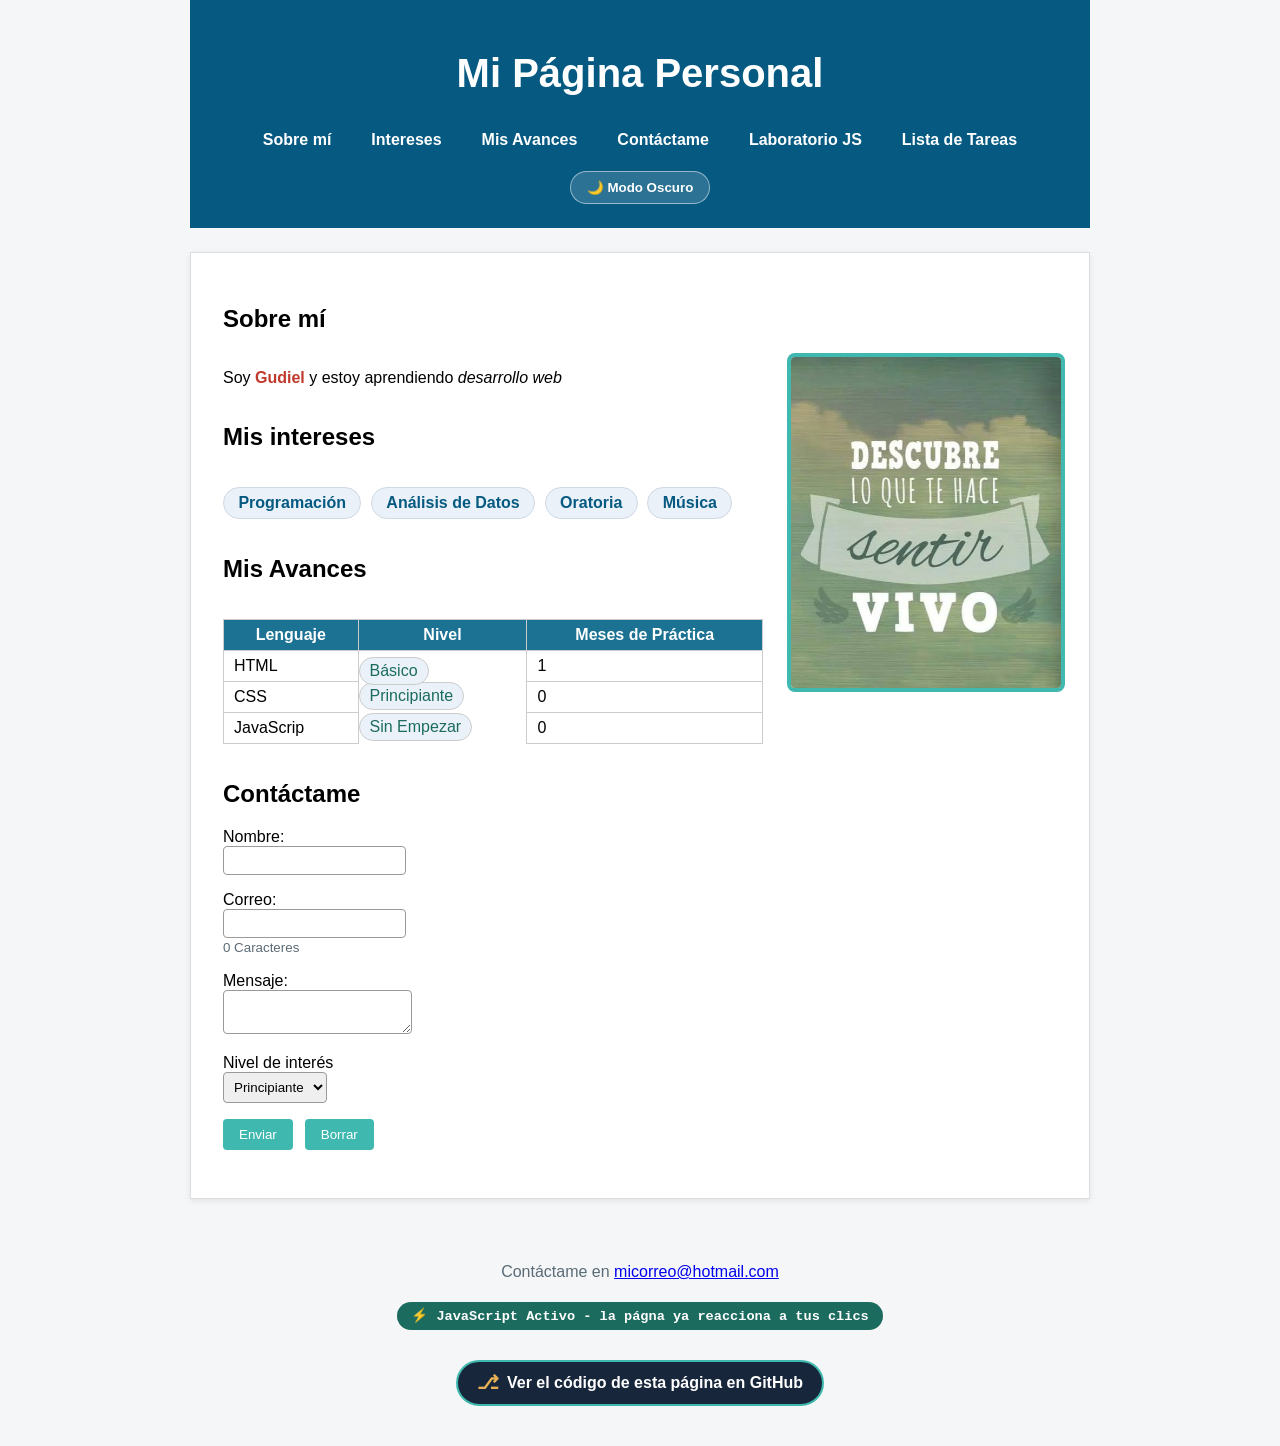
<file: index.html>
<!DOCTYPE html>
<html lang="en">
<head>
    <meta charset="UTF-8">
    <title>Mi primera página</title>
    <link rel="stylesheet" href="styles.css">
</head>
<body>
    <header>
        <h1> Mi Página Personal</h1>
        <nav> 
            <a href="#sobre-mí"> Sobre mí</a>
            <a href="#Intereses"> Intereses</a>
            <a href="#avances"> Mis Avances</a>
            <a href="#contacto"> Contáctame</a>
            <a href="practica_js.html">Laboratorio JS</a>
            <a href="lista/lista.html">Lista de Tareas</a>
        </nav>

        <button type="button" id="btn-tema" class="btn-tema">🌙 Modo Oscuro</button>

    </header>

    <main>
        <h2 id="Sobre-mi"> Sobre mí</h2>
        
        <p id="saludo" class="saludo"></p>

        <div class="sobre-mi-grid">
        <p>Soy <strong class="destacado"> Gudiel</strong> y estoy aprendiendo <em> desarrollo web</em></p>
        <img src="imagenes/imagePrueba.jpg" alt="foto Ingenio Palo Gordo" width="300">

        <h2 id="intereses">Mis intereses <span id="contador-favoritos" class="contador-favoritos"></span></h2>
        <ul>
            <li>Programación</li>
            <li>Análisis de Datos</li>
            <li>Oratoria</li>
            <li>Música</li>
        </ul>

        <h2 id="avances"> Mis Avances</h2>
        <table>
            <thead>
                <tr>
                    <th>Lenguaje</th>
                    <th>Nivel</th>
                    <th>Meses de Práctica</th>
                </tr>
            </thead>
            <tbody>
                <tr>
                    <td>HTML</td>
                    <td>Básico</td>
                    <td>1</td>
                </tr>
                <tr>
                    <td>CSS</td>
                    <td>Principiante</td>
                    <td>0</td>
                </tr>
                <tr>
                    <td>JavaScrip</td>
                    <td>Sin Empezar</td>
                    <td>0</td>
                </tr>
            </tbody>
        </table>
        </div>

        <h2 id="contacto">Contáctame</h2>
        <form novalidate>
            <p>
                <label for="nombre">Nombre:</label><br>
                <input type="text" id="nombre" name="nombre">
            </p>
            <p>
                <label for="correo">Correo:</label><br>
                <input type="email" id="correo" name="correo"><br>
                <small id="contador-mensaje" class="contador-mensaje">0 Caracteres</small>
            </p>
            <p>
                <label for="mensaje">Mensaje:</label><br>
                <textarea name="mensaje" name="mensaje"></textarea>
            </p>
            <p>
                <label for="nivel">Nivel de interés</label><br>
                <select id="nivel" name="nivel">
                    <option value="principiante">Principiante</option>
                    <option value="intermedio">Intermedio</option>
                </select>
            </p>
            <p>
                <button type="submit">Enviar</button>
                <button type="reset">Borrar</button>
            </p>
        </form>

        <p id="mensaje-error" class="mensaje-form"></p>

    </main>
    <footer>
        <p>Contáctame en <a href=" mailto:gudielperez92@hotmail.com">micorreo@hotmail.com</a></p>

        <p class="badge-js">⚡ JavaScript conectado - abre la consola </p>

        <p>
        <a class="enlace-github" href="https://github.com/Gudielperez/pagina-personal.git" target="_blank" rel="noopener">
          <span class="icono-git">⎇</span> Ver el código de esta página en GitHub
        </a>
      </p>
    </footer>

    <script src="script.js"></script>

</body>
</html>




<!-- 
Introducción a Git y GitHub
-->
</file>
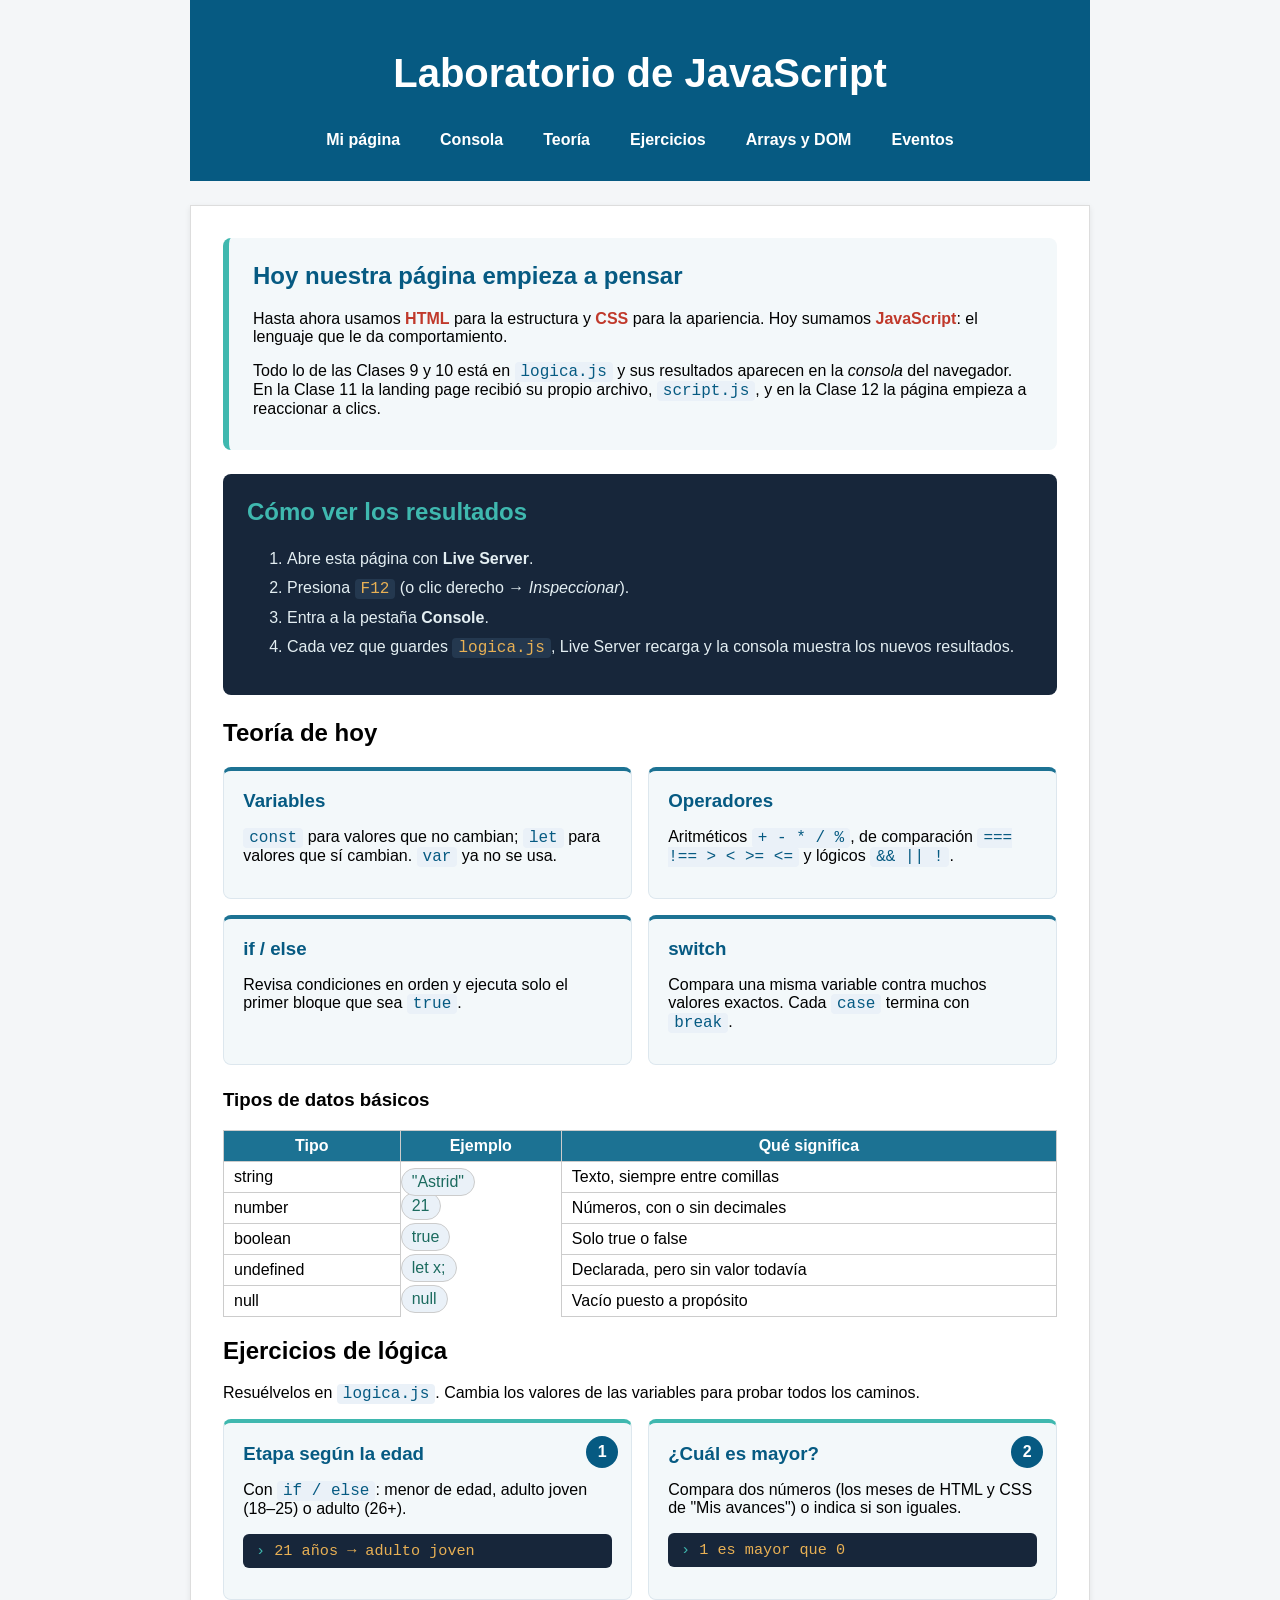
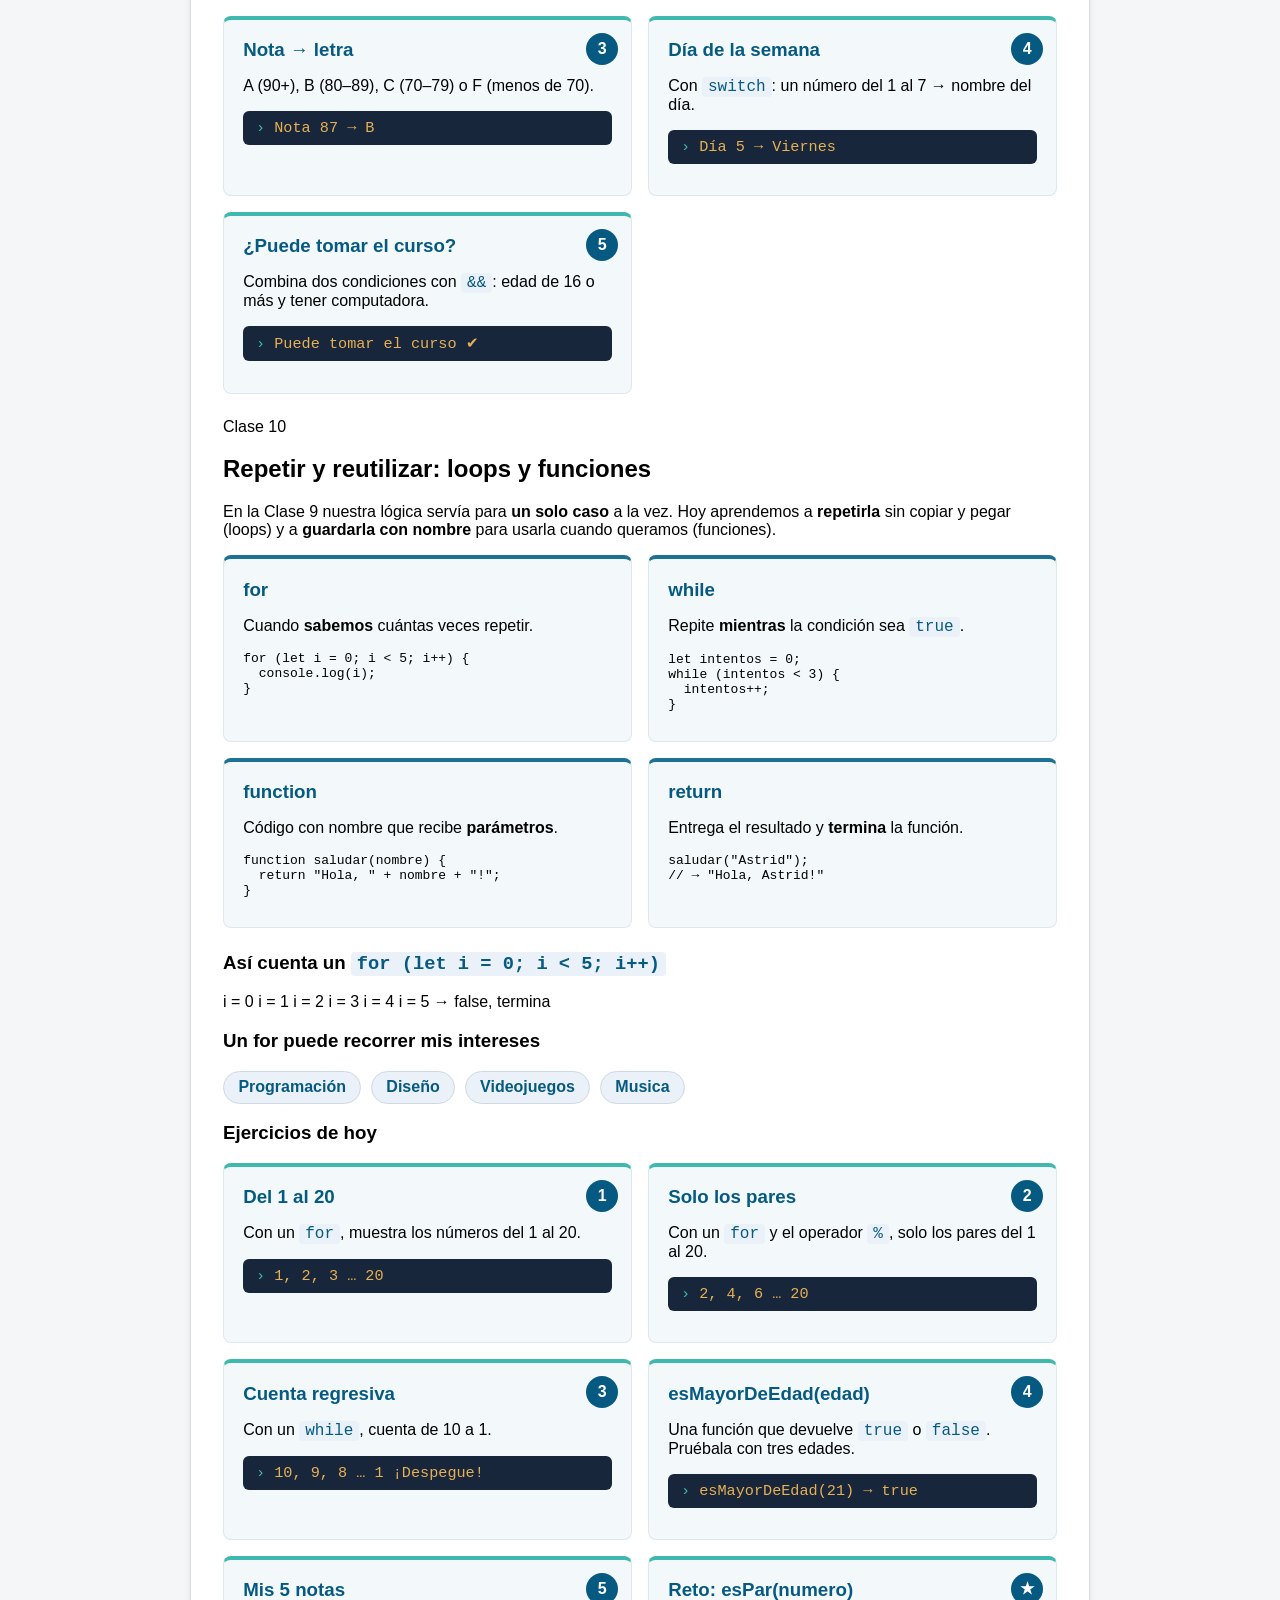
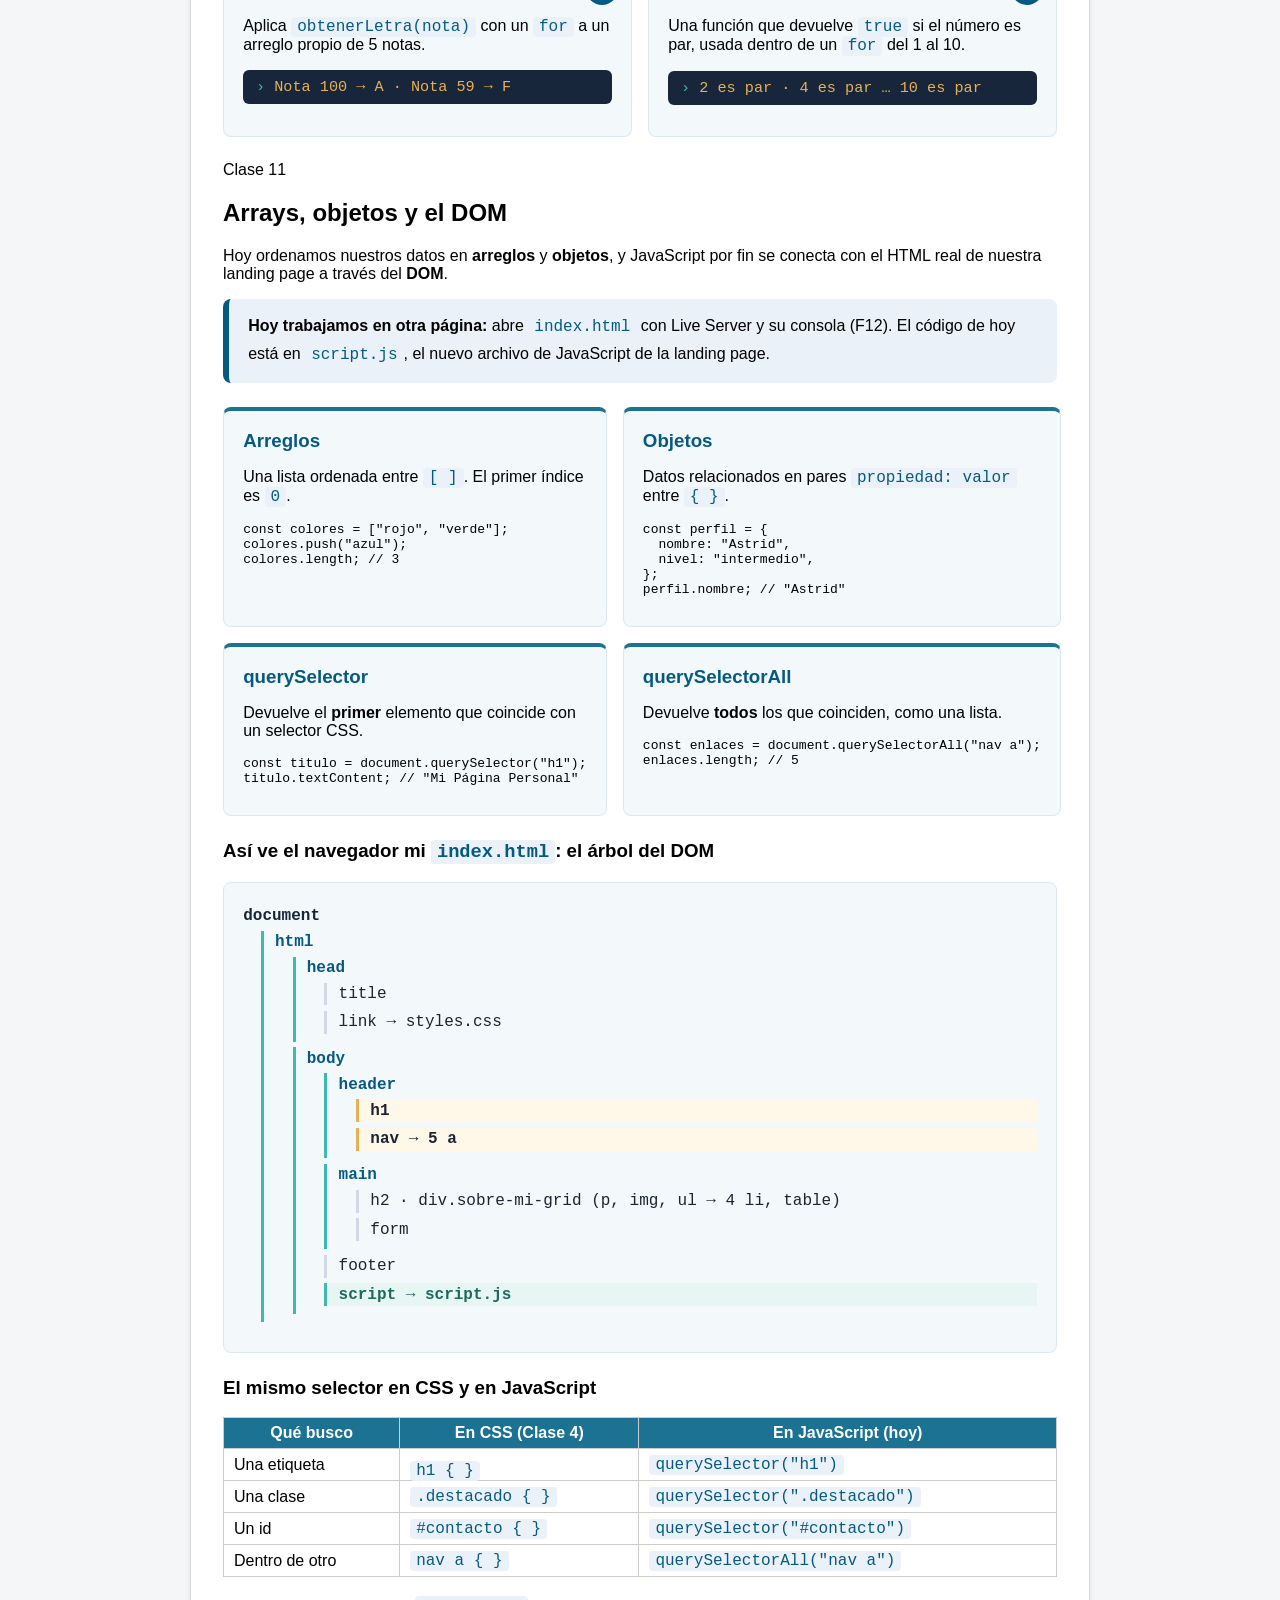
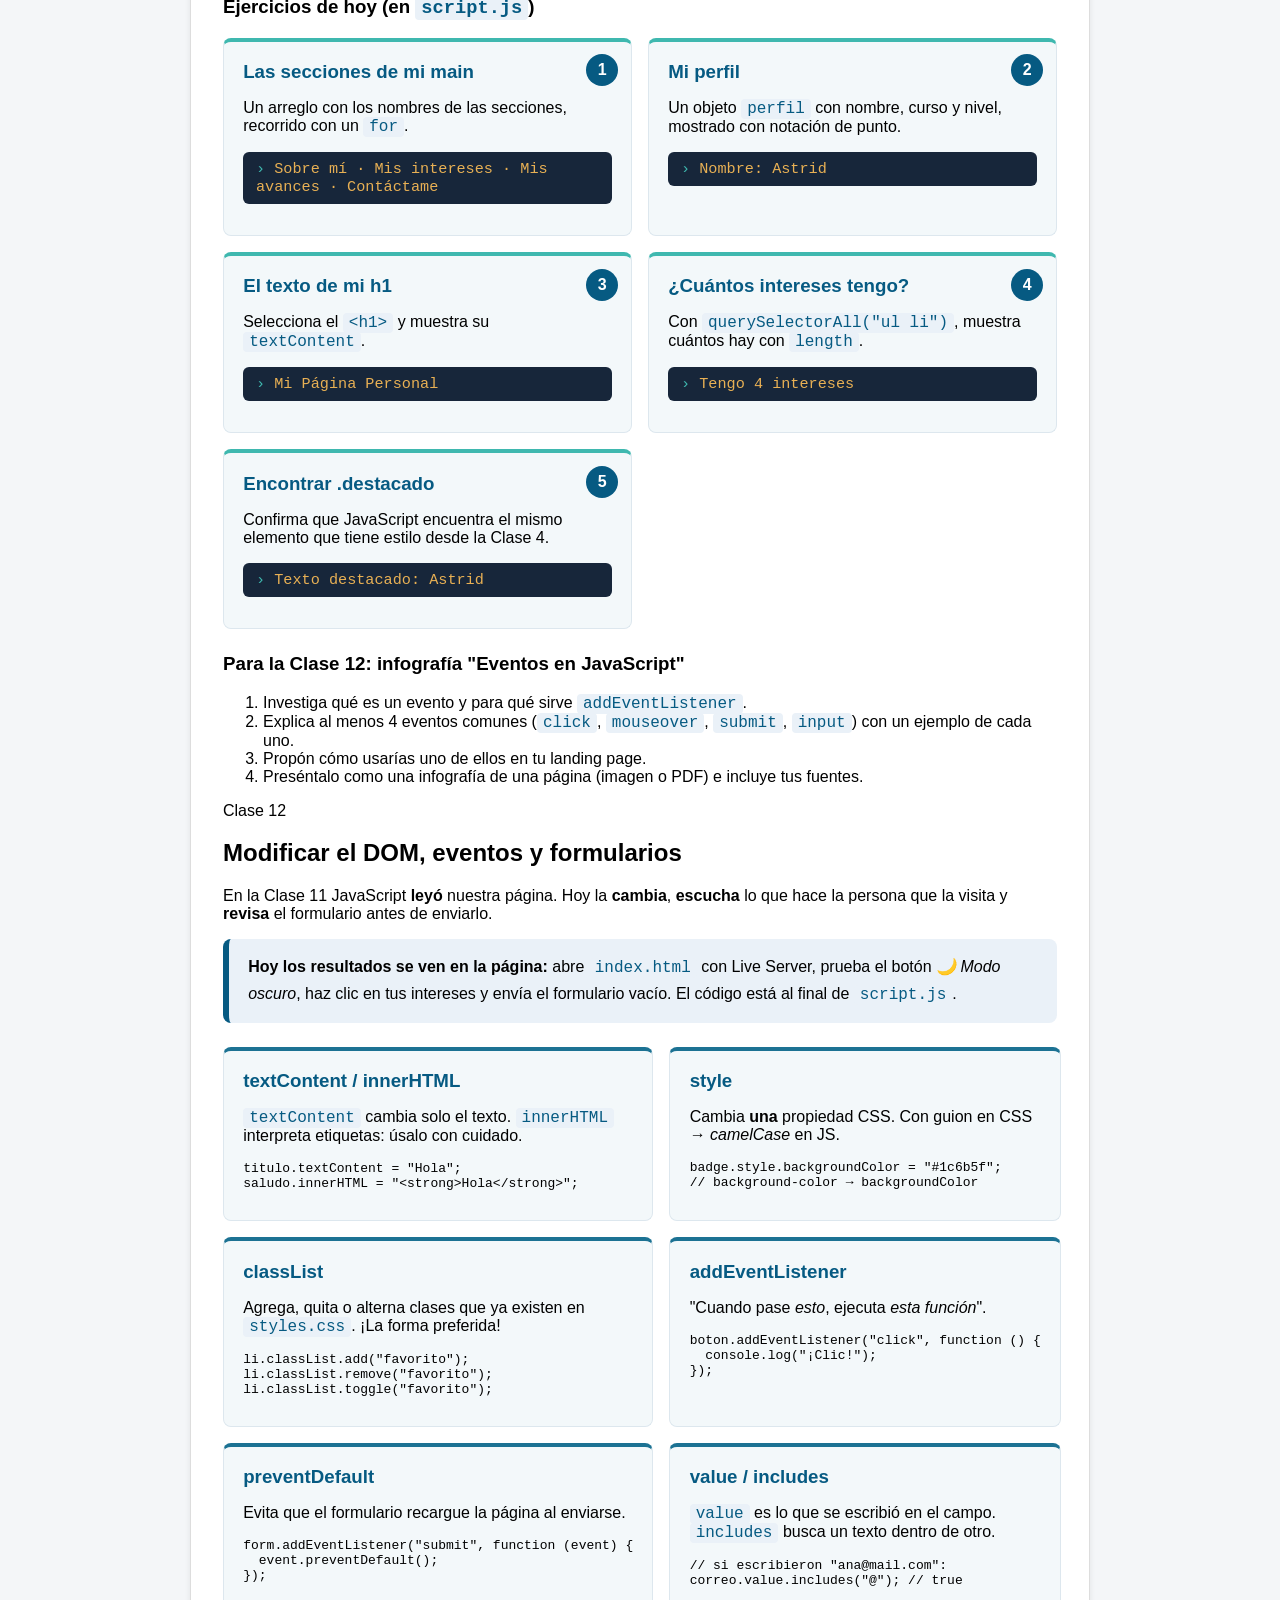
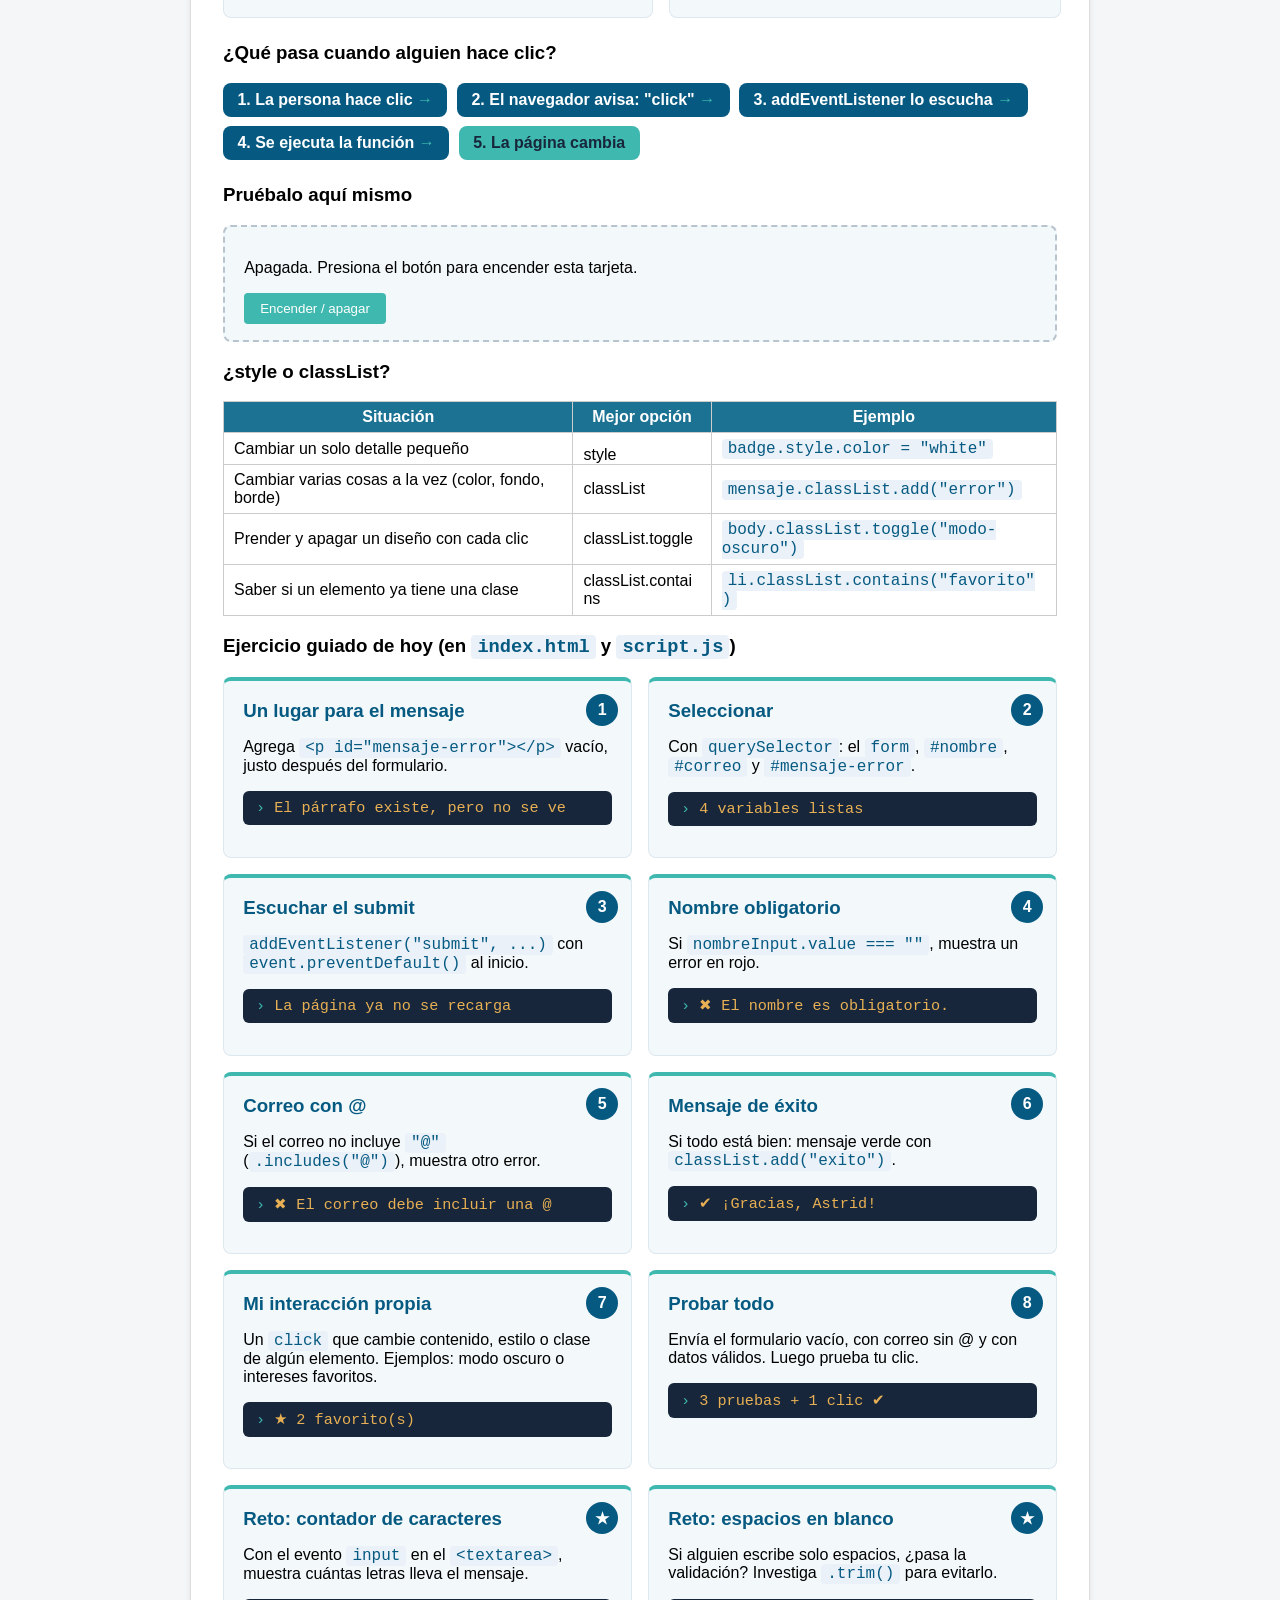
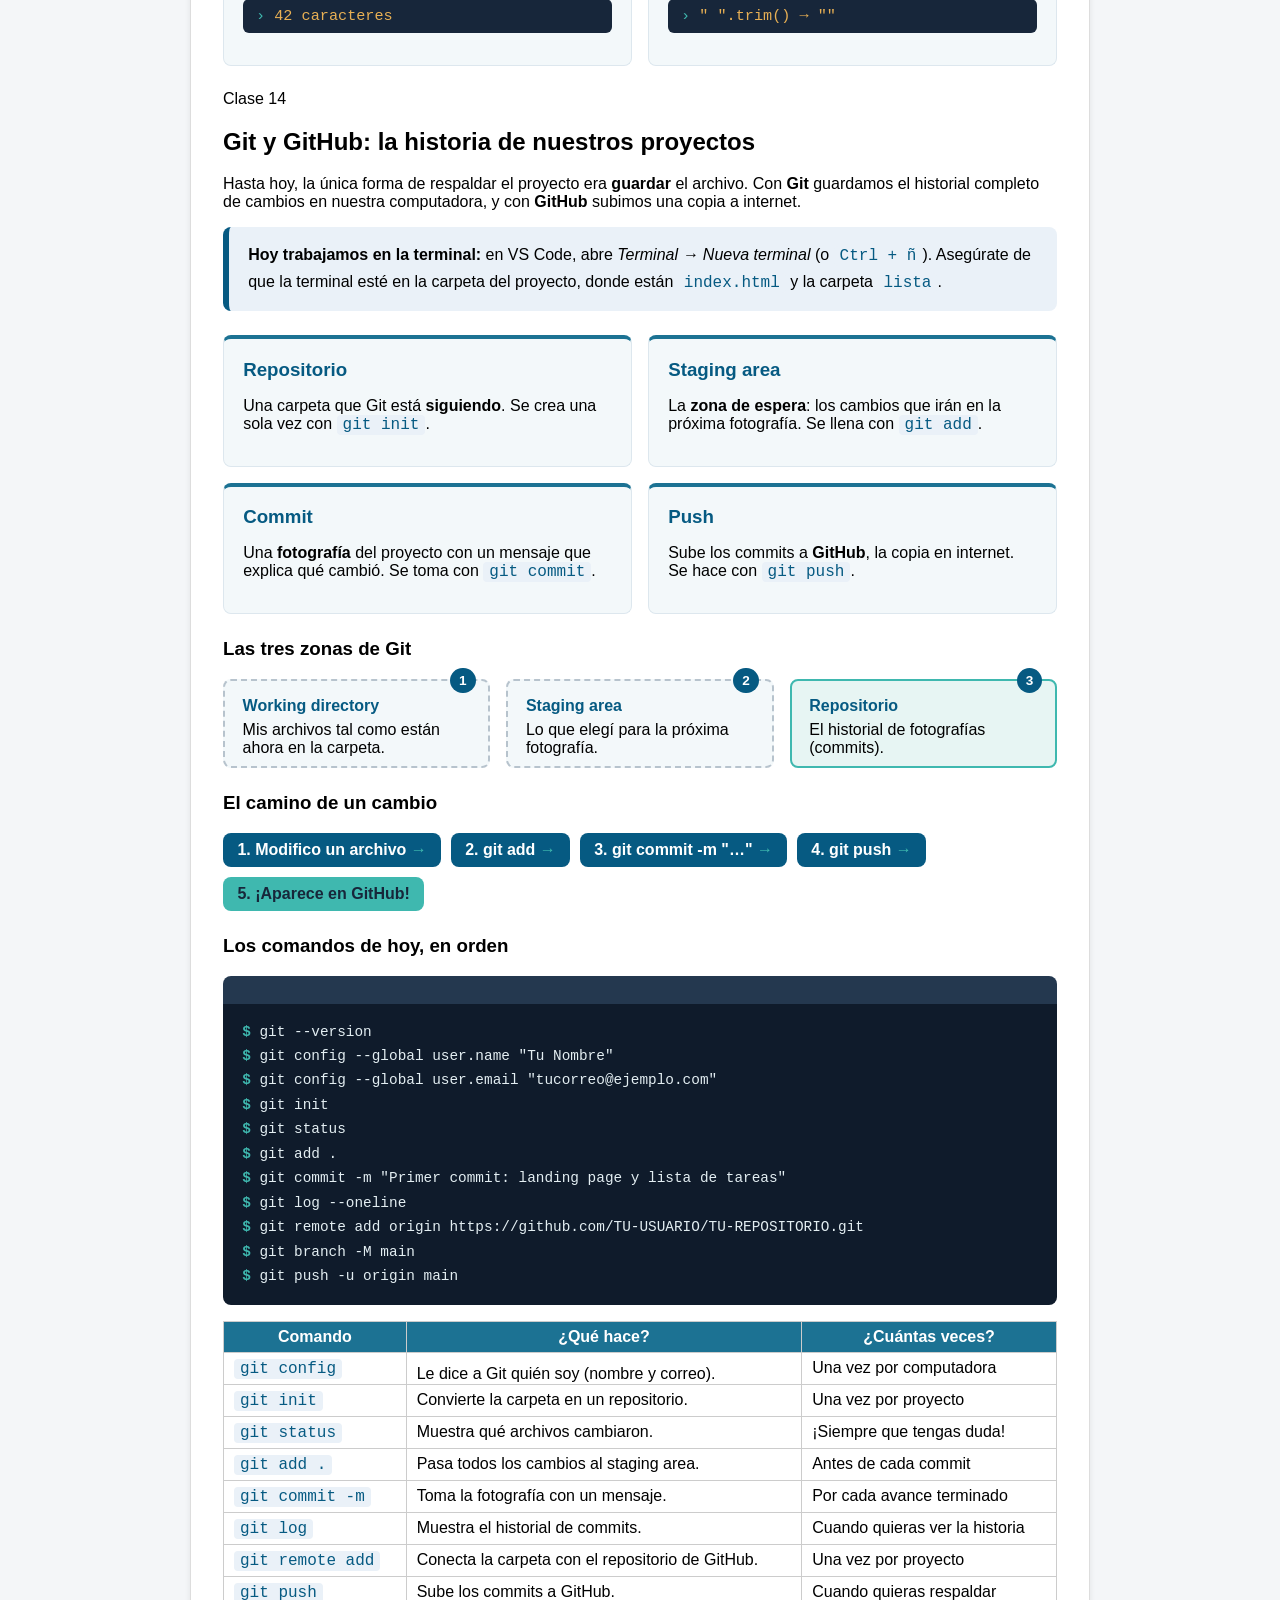
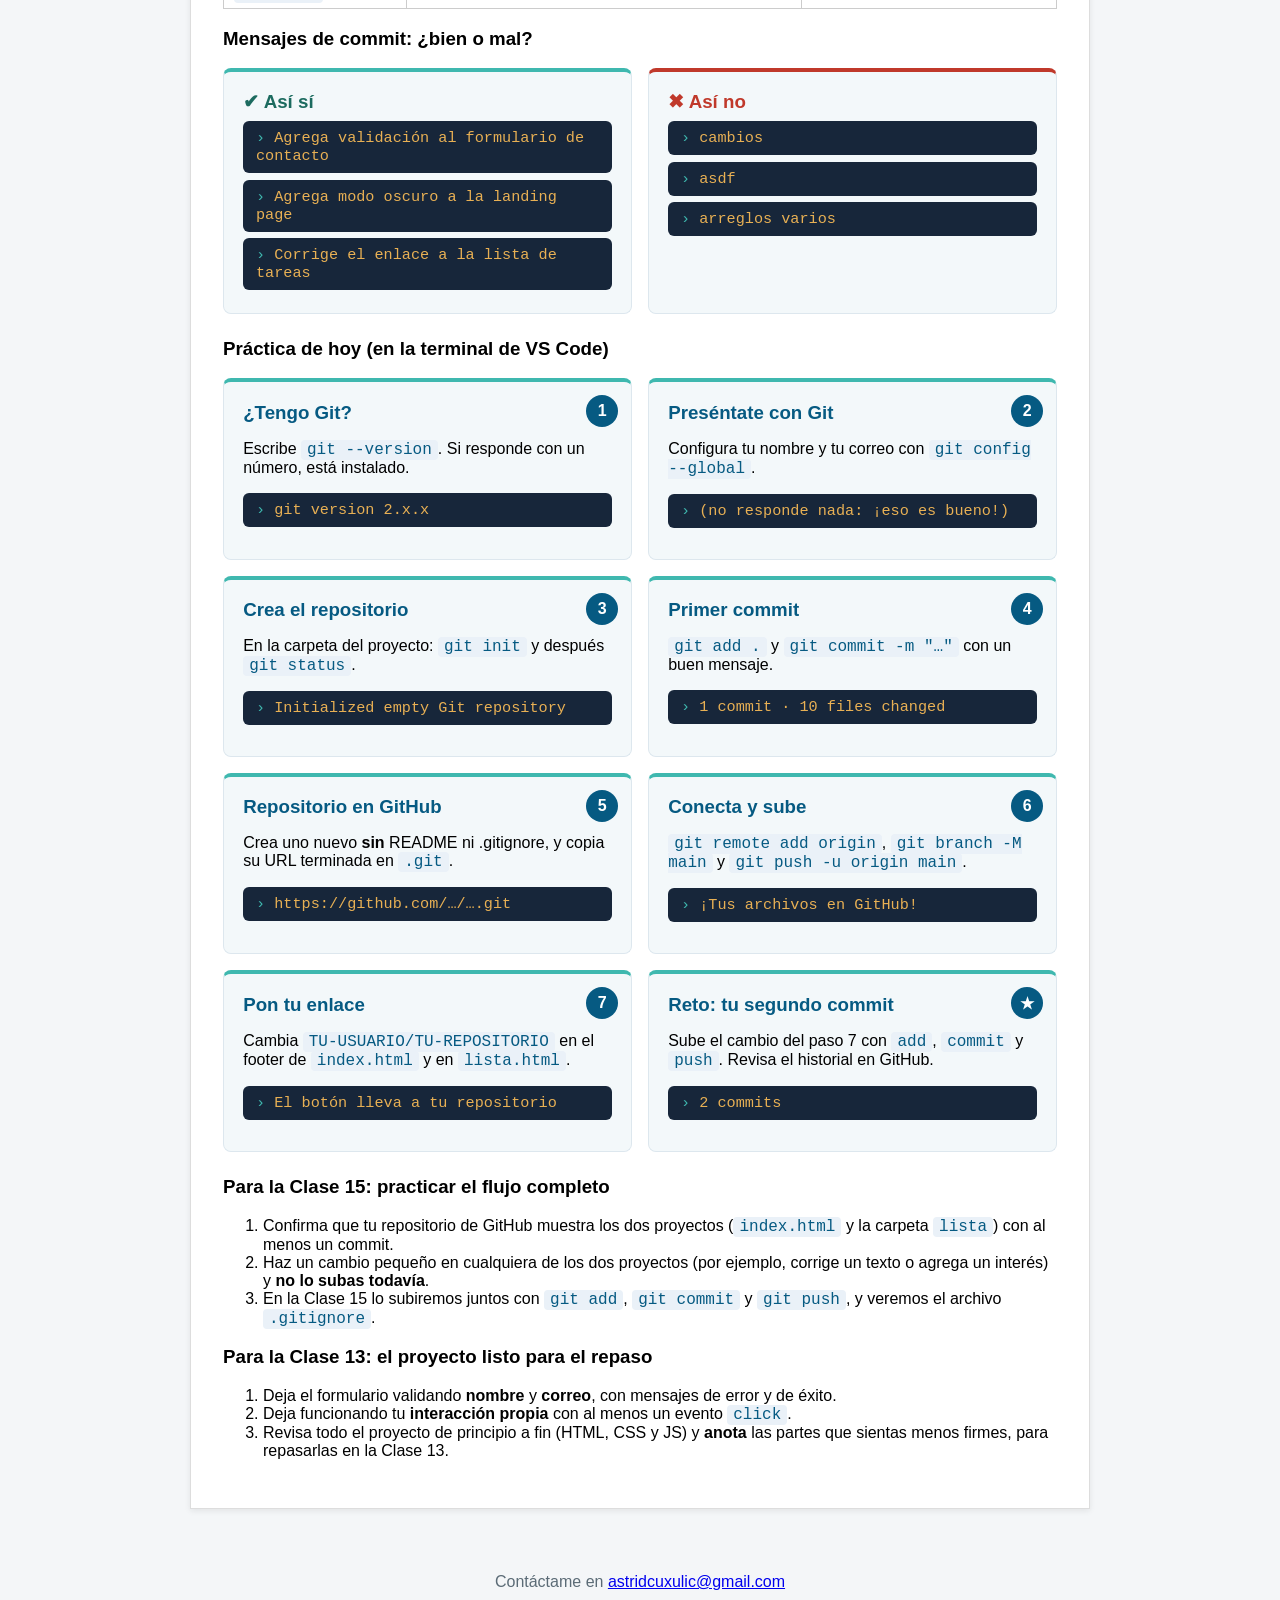
<file: practica_js.html>
<!DOCTYPE html>
<html lang="es">
<head>
    <meta charset="UTF-8">
    <title>Laboratorio de JavaScript - Mi Página Personal</title>
    <link rel="stylesheet" href="styles.css">
</head>
<body>
    <header>
        <h1>Laboratorio de JavaScript</h1>
        <nav>
            <a href="index.html">Mi página</a>
            <a href="#consola">Consola</a>
            <a href="#teoria">Teoría</a>
            <a href="#ejercicios">Ejercicios</a>
            <!-- CAMBIO DE HOY (Clase 12): enlaces directos a las secciones nuevas. -->
            <a href="#clase11">Arrays y DOM</a>
            <a href="#clase12">Eventos</a>
        </nav>
    </header>

    <main>
        <section class="lab-intro">
            <h2>Hoy nuestra página empieza a pensar</h2>
            <p>Hasta ahora usamos <strong class="destacado">HTML</strong> para la estructura y
            <strong class="destacado">CSS</strong> para la apariencia. Hoy sumamos
            <strong class="destacado">JavaScript</strong>: el lenguaje que le da comportamiento.</p>
            <!-- CAMBIO DE HOY (Clase 12): corregimos este texto. Decía "En la clase
                 10lo conectaremos" (faltaba un espacio y la clase correcta
                 era la 11), y faltaban espacios después de </strong>. -->
            <p>Todo lo de las Clases 9 y 10 está en <code>logica.js</code> y sus resultados aparecen en la
            <em>consola</em> del navegador. En la Clase 11 la landing page recibió su propio archivo,
            <code>script.js</code>, y en la Clase 12 la página empieza a reaccionar a clics.</p>
        </section>

        <section id="consola" class="consola-tip">
        <h2>Cómo ver los resultados</h2>
        <ol>
          <li>Abre esta página con <strong>Live Server</strong>.</li>
          <li>Presiona <code>F12</code> (o clic derecho → <em>Inspeccionar</em>).</li>
          <li>Entra a la pestaña <strong>Console</strong>.</li>
          <li>Cada vez que guardes <code>logica.js</code>, Live Server recarga y la consola muestra los nuevos resultados.</li>
        </ol>
      </section>
      
      <section id="teoria">
        <h2>Teoría de hoy</h2>
        <div class="lab-grid">
          <article class="tarjeta-js">
            <h3>Variables</h3>
            <p><code>const</code> para valores que no cambian; <code>let</code> para valores que sí cambian.
               <code>var</code> ya no se usa.</p>
          </article>
          <article class="tarjeta-js">
            <h3>Operadores</h3>
            <p>Aritméticos <code>+ - * / %</code>, de comparación <code>=== !== &gt; &lt; &gt;= &lt;=</code>
               y lógicos <code>&amp;&amp; || !</code>.</p>
          </article>
          <article class="tarjeta-js">
            <h3>if / else</h3>
            <p>Revisa condiciones en orden y ejecuta solo el primer bloque que sea <code>true</code>.</p>
          </article>
          <article class="tarjeta-js">
            <h3>switch</h3>
            <p>Compara una misma variable contra muchos valores exactos. Cada <code>case</code> termina con <code>break</code>.</p>
          </article>
        </div>

        <h3>Tipos de datos básicos</h3>
        <table>
          <thead>
            <tr>
              <th>Tipo</th>
              <th>Ejemplo</th>
              <th>Qué significa</th>
            </tr>
          </thead>
          <tbody>
            <tr><td>string</td><td>"Astrid"</td><td>Texto, siempre entre comillas</td></tr>
            <tr><td>number</td><td>21</td><td>Números, con o sin decimales</td></tr>
            <tr><td>boolean</td><td>true</td><td>Solo true o false</td></tr>
            <tr><td>undefined</td><td>let x;</td><td>Declarada, pero sin valor todavía</td></tr>
            <tr><td>null</td><td>null</td><td>Vacío puesto a propósito</td></tr>
          </tbody>
        </table>
      </section>

      <section id="ejercicios">
        <h2>Ejercicios de lógica</h2>
        <p>Resuélvelos en <code>logica.js</code>. Cambia los valores de las variables para probar todos los caminos.</p>
        <div class="lab-grid">
          <article class="tarjeta-js ejercicio">
            <span class="num">1</span>
            <h3>Etapa según la edad</h3>
            <p>Con <code>if / else</code>: menor de edad, adulto joven (18–25) o adulto (26+).</p>
            <p class="salida">21 años → adulto joven</p>
          </article>
          <article class="tarjeta-js ejercicio">
            <span class="num">2</span>
            <h3>¿Cuál es mayor?</h3>
            <p>Compara dos números (los meses de HTML y CSS de "Mis avances") o indica si son iguales.</p>
            <p class="salida">1 es mayor que 0</p>
          </article>
          <article class="tarjeta-js ejercicio">
            <span class="num">3</span>
            <h3>Nota → letra</h3>
            <p>A (90+), B (80–89), C (70–79) o F (menos de 70).</p>
            <p class="salida">Nota 87 → B</p>
          </article>
          <article class="tarjeta-js ejercicio">
            <span class="num">4</span>
            <h3>Día de la semana</h3>
            <p>Con <code>switch</code>: un número del 1 al 7 → nombre del día.</p>
            <p class="salida">Día 5 → Viernes</p>
          </article>
          <article class="tarjeta-js ejercicio">
            <span class="num">5</span>
            <h3>¿Puede tomar el curso?</h3>
            <p>Combina dos condiciones con <code>&amp;&amp;</code>: edad de 16 o más y tener computadora.</p>
            <p class="salida">Puede tomar el curso ✔</p>
          </article>
        </div>
      </section>
      <section id="clase10" class="clase-nueva">
        <span class="etiqueta-clase">Clase 10</span>
        <h2>Repetir y reutilizar: loops y funciones</h2>
        <p>En la Clase 9 nuestra lógica servía para <strong>un solo caso</strong> a la vez.
           Hoy aprendemos a <strong>repetirla</strong> sin copiar y pegar (loops) y a
           <strong>guardarla con nombre</strong> para usarla cuando queramos (funciones).</p>
          
                <!-- CAMBIO DE HOY (Clase 11): corregimos la sangría de los cuatro
             <pre> de abajo. Dentro de <pre> CADA espacio cuenta y se ve en
             la página; por eso sus líneas empiezan pegadas al margen
             izquierdo del archivo, aunque se vea raro en el editor. -->
        <!-- Cuatro tarjetas con la teoría de hoy. <pre> respeta los
             espacios y saltos de línea tal como los escribimos, por eso
             lo usamos para mostrar código de varias líneas. -->
        <div class="lab-grid">
          <article class="tarjeta-js">
            <h3>for</h3>
            <p>Cuando <strong>sabemos</strong> cuántas veces repetir.</p>
<pre class="mini-codigo">for (let i = 0; i &lt; 5; i++) {
  console.log(i);
}</pre>
          </article>
          <article class="tarjeta-js">
            <h3>while</h3>
            <p>Repite <strong>mientras</strong> la condición sea <code>true</code>.</p>
<pre class="mini-codigo">let intentos = 0;
while (intentos &lt; 3) {
  intentos++;
}</pre>
          </article>
          <article class="tarjeta-js">
            <h3>function</h3>
            <p>Código con nombre que recibe <strong>parámetros</strong>.</p>
<pre class="mini-codigo">function saludar(nombre) {
  return "Hola, " + nombre + "!";
}</pre>
          </article>
          <article class="tarjeta-js">
            <h3>return</h3>
            <p>Entrega el resultado y <strong>termina</strong> la función.</p>
<pre class="mini-codigo">saludar("Astrid");
// → "Hola, Astrid!"</pre>
          </article>
        </div>
 
        <!-- Las vueltas de un for, dibujadas: cada <span> es una vuelta.
             La última (.fin) es cuando la condición ya es false. -->
        <h3>Así cuenta un <code>for (let i = 0; i &lt; 5; i++)</code></h3>
        <div class="vueltas">
          <span>i = 0</span>
          <span>i = 1</span>
          <span>i = 2</span>
          <span>i = 3</span>
          <span>i = 4</span>
          <span class="fin">i = 5 → false, termina</span>
        </div>
 
        <!-- Reutilizamos los chips de la Clase 6: un for puede recorrer
             esta misma lista, uno por uno, guardada en un arreglo. -->
        <h3>Un for puede recorrer mis intereses</h3>
        <ul>
          <li>Programación</li>
          <li>Diseño</li>
          <li>Videojuegos</li>
          <li>Musica</li>
        </ul>
 
        <h3>Ejercicios de hoy</h3>
        <div class="lab-grid">
          <article class="tarjeta-js ejercicio">
            <span class="num">1</span>
            <h3>Del 1 al 20</h3>
            <p>Con un <code>for</code>, muestra los números del 1 al 20.</p>
            <p class="salida">1, 2, 3 … 20</p>
          </article>
          <article class="tarjeta-js ejercicio">
            <span class="num">2</span>
            <h3>Solo los pares</h3>
            <p>Con un <code>for</code> y el operador <code>%</code>, solo los pares del 1 al 20.</p>
            <p class="salida">2, 4, 6 … 20</p>
          </article>
          <article class="tarjeta-js ejercicio">
            <span class="num">3</span>
            <h3>Cuenta regresiva</h3>
            <p>Con un <code>while</code>, cuenta de 10 a 1.</p>
            <p class="salida">10, 9, 8 … 1 ¡Despegue!</p>
          </article>
          <article class="tarjeta-js ejercicio">
            <span class="num">4</span>
            <h3>esMayorDeEdad(edad)</h3>
            <p>Una función que devuelve <code>true</code> o <code>false</code>. Pruébala con tres edades.</p>
            <p class="salida">esMayorDeEdad(21) → true</p>
          </article>
          <article class="tarjeta-js ejercicio">
            <span class="num">5</span>
            <h3>Mis 5 notas</h3>
            <p>Aplica <code>obtenerLetra(nota)</code> con un <code>for</code> a un arreglo propio de 5 notas.</p>
            <p class="salida">Nota 100 → A · Nota 59 → F</p>
          </article>
          <!-- .reto: misma tarjeta de ejercicio, pero con borde y número
               dorados para marcar que es opcional. -->
          <article class="tarjeta-js ejercicio reto">
            <span class="num">★</span>
            <h3>Reto: esPar(numero)</h3>
            <p>Una función que devuelve <code>true</code> si el número es par, usada dentro de un <code>for</code> del 1 al 10.</p>
            <p class="salida">2 es par · 4 es par … 10 es par</p>
          </article>
        </div>
      </section>
      <!-- ===================================================
           CAMBIO DE HOY (Clase 11): sección NUEVA del laboratorio.
           Todo lo que está entre este comentario y </main> es de hoy.
           Reutiliza las clases de las Clases 9 y 10 (.clase-nueva,
           .etiqueta-clase, .lab-grid, .tarjeta-js, .mini-codigo,
           .ejercicio, .num, .salida, .tarea-clase) y suma unas pocas
           nuevas al final de styles.css (sección CLASE 11): .aviso-hoy,
           .arbol, .nodo y .tabla-selectores.
           =================================================== -->
      <section id="clase11" class="clase-nueva">
        <span class="etiqueta-clase">Clase 11</span>
        <h2>Arrays, objetos y el DOM</h2>
        <p>Hoy ordenamos nuestros datos en <strong>arreglos</strong> y <strong>objetos</strong>, y JavaScript
           por fin se conecta con el HTML real de nuestra landing page a través del <strong>DOM</strong>.</p>
 
        <!-- .aviso-hoy: un recordatorio importante. Hoy la consola que hay
             que mirar es la de index.html, no la de este laboratorio. -->
        <div class="aviso-hoy">
          <strong>Hoy trabajamos en otra página:</strong> abre <code>index.html</code> con Live Server
          y su consola (F12). El código de hoy está en <code>script.js</code>, el nuevo archivo
          de JavaScript de la landing page.
        </div>
 
        <div class="lab-grid">
          <article class="tarjeta-js">
            <h3>Arreglos</h3>
            <p>Una lista ordenada entre <code>[ ]</code>. El primer índice es <code>0</code>.</p>
<pre class="mini-codigo">const colores = ["rojo", "verde"];
colores.push("azul");
colores.length; // 3</pre>
          </article>
          <article class="tarjeta-js">
            <h3>Objetos</h3>
            <p>Datos relacionados en pares <code>propiedad: valor</code> entre <code>{ }</code>.</p>
<pre class="mini-codigo">const perfil = {
  nombre: "Astrid",
  nivel: "intermedio",
};
perfil.nombre; // "Astrid"</pre>
          </article>
          <article class="tarjeta-js">
            <h3>querySelector</h3>
            <p>Devuelve el <strong>primer</strong> elemento que coincide con un selector CSS.</p>
<pre class="mini-codigo">const titulo = document.querySelector("h1");
titulo.textContent; // "Mi Página Personal"</pre>
          </article>
          <article class="tarjeta-js">
            <h3>querySelectorAll</h3>
            <p>Devuelve <strong>todos</strong> los que coinciden, como una lista.</p>
<pre class="mini-codigo">const enlaces = document.querySelectorAll("nav a");
enlaces.length; // 5</pre>
          </article>
        </div>
 
        <!-- El árbol del DOM de NUESTRA landing page, dibujado con cajas
             anidadas: cada .nodo dentro de otro es un "hijo". Así ve el
             navegador nuestro index.html después de leerlo. -->
        <h3>Así ve el navegador mi <code>index.html</code>: el árbol del DOM</h3>
        <div class="arbol">
          <div class="nodo raiz">document
            <div class="nodo">html
              <div class="nodo">head
                <div class="nodo hoja">title</div>
                <div class="nodo hoja">link → styles.css</div>
              </div>
              <div class="nodo">body
                <div class="nodo">header
                  <div class="nodo hoja marcado">h1</div>
                  <div class="nodo hoja marcado">nav → 5 a</div>
                </div>
                <div class="nodo">main
                  <div class="nodo hoja">h2 · div.sobre-mi-grid (p, img, ul → 4 li, table)</div>
                  <div class="nodo hoja">form</div>
                </div>
                <div class="nodo hoja">footer</div>
                <div class="nodo hoja nuevo">script → script.js</div>
              </div>
            </div>
          </div>
        </div>
 
        <!-- Misma idea de la Clase 4: el selector se escribe igual en CSS
             y en JavaScript. Usamos una tabla (Clase 3) con una clase
             propia para que su segunda columna no se vea como pastilla. -->
        <h3>El mismo selector en CSS y en JavaScript</h3>
        <table class="tabla-selectores">
          <thead>
            <tr><th>Qué busco</th><th>En CSS (Clase 4)</th><th>En JavaScript (hoy)</th></tr>
          </thead>
          <tbody>
            <tr><td>Una etiqueta</td><td><code>h1 { }</code></td><td><code>querySelector("h1")</code></td></tr>
            <tr><td>Una clase</td><td><code>.destacado { }</code></td><td><code>querySelector(".destacado")</code></td></tr>
            <tr><td>Un id</td><td><code>#contacto { }</code></td><td><code>querySelector("#contacto")</code></td></tr>
            <tr><td>Dentro de otro</td><td><code>nav a { }</code></td><td><code>querySelectorAll("nav a")</code></td></tr>
          </tbody>
        </table>
 
        <h3>Ejercicios de hoy (en <code>script.js</code>)</h3>
        <div class="lab-grid">
          <article class="tarjeta-js ejercicio">
            <span class="num">1</span>
            <h3>Las secciones de mi main</h3>
            <p>Un arreglo con los nombres de las secciones, recorrido con un <code>for</code>.</p>
            <p class="salida">Sobre mí · Mis intereses · Mis avances · Contáctame</p>
          </article>
          <article class="tarjeta-js ejercicio">
            <span class="num">2</span>
            <h3>Mi perfil</h3>
            <p>Un objeto <code>perfil</code> con nombre, curso y nivel, mostrado con notación de punto.</p>
            <p class="salida">Nombre: Astrid</p>
          </article>
          <article class="tarjeta-js ejercicio">
            <span class="num">3</span>
            <h3>El texto de mi h1</h3>
            <p>Selecciona el <code>&lt;h1&gt;</code> y muestra su <code>textContent</code>.</p>
            <p class="salida">Mi Página Personal</p>
          </article>
          <article class="tarjeta-js ejercicio">
            <span class="num">4</span>
            <h3>¿Cuántos intereses tengo?</h3>
            <p>Con <code>querySelectorAll("ul li")</code>, muestra cuántos hay con <code>length</code>.</p>
            <p class="salida">Tengo 4 intereses</p>
          </article>
          <article class="tarjeta-js ejercicio">
            <span class="num">5</span>
            <h3>Encontrar .destacado</h3>
            <p>Confirma que JavaScript encuentra el mismo elemento que tiene estilo desde la Clase 4.</p>
            <p class="salida">Texto destacado: Astrid</p>
          </article>
        </div>
 
        <!-- Tarea para la Clase 12, con el recuadro dorado de la Clase 10. -->
        <div class="tarea-clase">
          <h3>Para la Clase 12: infografía "Eventos en JavaScript"</h3>
          <ol>
            <li>Investiga qué es un evento y para qué sirve <code>addEventListener</code>.</li>
            <li>Explica al menos 4 eventos comunes (<code>click</code>, <code>mouseover</code>, <code>submit</code>, <code>input</code>) con un ejemplo de cada uno.</li>
            <li>Propón cómo usarías uno de ellos en tu landing page.</li>
            <li>Preséntalo como una infografía de una página (imagen o PDF) e incluye tus fuentes.</li>
          </ol>
        </div>
      </section>
      <!-- ===================================================
           CAMBIO DE HOY (Clase 12): sección NUEVA del laboratorio.
           Todo lo que está entre este comentario y </main> es de hoy.
           Reutiliza las clases de las Clases 9, 10 y 11 y suma unas
           pocas nuevas al final de styles.css (sección CLASE 12):
           .flujo y .demo-tarjeta.
           =================================================== -->
      <section id="clase12" class="clase-nueva">
        <span class="etiqueta-clase">Clase 12</span>
        <h2>Modificar el DOM, eventos y formularios</h2>
        <p>En la Clase 11 JavaScript <strong>leyó</strong> nuestra página. Hoy la
           <strong>cambia</strong>, <strong>escucha</strong> lo que hace la persona que la visita
           y <strong>revisa</strong> el formulario antes de enviarlo.</p>

        <div class="aviso-hoy">
          <strong>Hoy los resultados se ven en la página:</strong> abre <code>index.html</code> con
          Live Server, prueba el botón <em>🌙 Modo oscuro</em>, haz clic en tus intereses y envía el
          formulario vacío. El código está al final de <code>script.js</code>.
        </div>

        <!-- Seis tarjetas con la teoría de hoy (mismo .lab-grid de siempre). -->
        <div class="lab-grid">
          <article class="tarjeta-js">
            <h3>textContent / innerHTML</h3>
            <p><code>textContent</code> cambia solo el texto. <code>innerHTML</code> interpreta etiquetas:
               úsalo con cuidado.</p>
<pre class="mini-codigo">titulo.textContent = "Hola";
saludo.innerHTML = "&lt;strong&gt;Hola&lt;/strong&gt;";</pre>
          </article>
          <article class="tarjeta-js">
            <h3>style</h3>
            <p>Cambia <strong>una</strong> propiedad CSS. Con guion en CSS → <em>camelCase</em> en JS.</p>
<pre class="mini-codigo">badge.style.backgroundColor = "#1c6b5f";
// background-color → backgroundColor</pre>
          </article>
          <article class="tarjeta-js">
            <h3>classList</h3>
            <p>Agrega, quita o alterna clases que ya existen en <code>styles.css</code>. ¡La forma preferida!</p>
<pre class="mini-codigo">li.classList.add("favorito");
li.classList.remove("favorito");
li.classList.toggle("favorito");</pre>
          </article>
          <article class="tarjeta-js">
            <h3>addEventListener</h3>
            <p>"Cuando pase <em>esto</em>, ejecuta <em>esta función</em>".</p>
<pre class="mini-codigo">boton.addEventListener("click", function () {
  console.log("¡Clic!");
});</pre>
          </article>
          <article class="tarjeta-js">
            <h3>preventDefault</h3>
            <p>Evita que el formulario recargue la página al enviarse.</p>
<pre class="mini-codigo">form.addEventListener("submit", function (event) {
  event.preventDefault();
});</pre>
          </article>
          <article class="tarjeta-js">
            <h3>value / includes</h3>
            <p><code>value</code> es lo que se escribió en el campo. <code>includes</code> busca un texto dentro de otro.</p>
<pre class="mini-codigo">// si escribieron "ana@mail.com":
correo.value.includes("@"); // true</pre>
          </article>
        </div>

        <!-- El camino de un evento, paso a paso (.flujo: Flexbox). -->
        <h3>¿Qué pasa cuando alguien hace clic?</h3>
        <ol class="flujo">
          <li>1. La persona hace clic</li>
          <li>2. El navegador avisa: "click"</li>
          <li>3. addEventListener lo escucha</li>
          <li>4. Se ejecuta la función</li>
          <li>5. La página cambia</li>
        </ol>

        <!-- Demo en vivo: el código está al final de logica.js. -->
        <h3>Pruébalo aquí mismo</h3>
        <div id="demo-tarjeta" class="demo-tarjeta">
          <p id="demo-texto">Apagada. Presiona el botón para encender esta tarjeta.</p>
          <button type="button" id="demo-boton">Encender / apagar</button>
        </div>

        <!-- Tabla con la clase de la Clase 11 para que la 2.ª columna no
             se vea como "pastilla". -->
        <h3>¿style o classList?</h3>
        <table class="tabla-selectores">
          <thead>
            <tr><th>Situación</th><th>Mejor opción</th><th>Ejemplo</th></tr>
          </thead>
          <tbody>
            <tr><td>Cambiar un solo detalle pequeño</td><td>style</td><td><code>badge.style.color = "white"</code></td></tr>
            <tr><td>Cambiar varias cosas a la vez (color, fondo, borde)</td><td>classList</td><td><code>mensaje.classList.add("error")</code></td></tr>
            <tr><td>Prender y apagar un diseño con cada clic</td><td>classList.toggle</td><td><code>body.classList.toggle("modo-oscuro")</code></td></tr>
            <tr><td>Saber si un elemento ya tiene una clase</td><td>classList.contains</td><td><code>li.classList.contains("favorito")</code></td></tr>
          </tbody>
        </table>

        <h3>Ejercicio guiado de hoy (en <code>index.html</code> y <code>script.js</code>)</h3>
        <div class="lab-grid">
          <article class="tarjeta-js ejercicio">
            <span class="num">1</span>
            <h3>Un lugar para el mensaje</h3>
            <p>Agrega <code>&lt;p id="mensaje-error"&gt;&lt;/p&gt;</code> vacío, justo después del formulario.</p>
            <p class="salida">El párrafo existe, pero no se ve</p>
          </article>
          <article class="tarjeta-js ejercicio">
            <span class="num">2</span>
            <h3>Seleccionar</h3>
            <p>Con <code>querySelector</code>: el <code>form</code>, <code>#nombre</code>, <code>#correo</code> y <code>#mensaje-error</code>.</p>
            <p class="salida">4 variables listas</p>
          </article>
          <article class="tarjeta-js ejercicio">
            <span class="num">3</span>
            <h3>Escuchar el submit</h3>
            <p><code>addEventListener("submit", ...)</code> con <code>event.preventDefault()</code> al inicio.</p>
            <p class="salida">La página ya no se recarga</p>
          </article>
          <article class="tarjeta-js ejercicio">
            <span class="num">4</span>
            <h3>Nombre obligatorio</h3>
            <p>Si <code>nombreInput.value === ""</code>, muestra un error en rojo.</p>
            <p class="salida">✖ El nombre es obligatorio.</p>
          </article>
          <article class="tarjeta-js ejercicio">
            <span class="num">5</span>
            <h3>Correo con @</h3>
            <p>Si el correo no incluye <code>"@"</code> (<code>.includes("@")</code>), muestra otro error.</p>
            <p class="salida">✖ El correo debe incluir una @</p>
          </article>
          <article class="tarjeta-js ejercicio">
            <span class="num">6</span>
            <h3>Mensaje de éxito</h3>
            <p>Si todo está bien: mensaje verde con <code>classList.add("exito")</code>.</p>
            <p class="salida">✔ ¡Gracias, Astrid!</p>
          </article>
          <article class="tarjeta-js ejercicio">
            <span class="num">7</span>
            <h3>Mi interacción propia</h3>
            <p>Un <code>click</code> que cambie contenido, estilo o clase de algún elemento. Ejemplos: modo oscuro o intereses favoritos.</p>
            <p class="salida">★ 2 favorito(s)</p>
          </article>
          <article class="tarjeta-js ejercicio">
            <span class="num">8</span>
            <h3>Probar todo</h3>
            <p>Envía el formulario vacío, con correo sin @ y con datos válidos. Luego prueba tu clic.</p>
            <p class="salida">3 pruebas + 1 clic ✔</p>
          </article>
          <article class="tarjeta-js ejercicio reto">
            <span class="num">★</span>
            <h3>Reto: contador de caracteres</h3>
            <p>Con el evento <code>input</code> en el <code>&lt;textarea&gt;</code>, muestra cuántas letras lleva el mensaje.</p>
            <p class="salida">42 caracteres</p>
          </article>
          <article class="tarjeta-js ejercicio reto">
            <span class="num">★</span>
            <h3>Reto: espacios en blanco</h3>
            <p>Si alguien escribe solo espacios, ¿pasa la validación? Investiga <code>.trim()</code> para evitarlo.</p>
            <p class="salida">"   ".trim() → ""</p>
          </article>
        </div>

        <!-- ===================================================
           CAMBIO DE HOY (Clase 14): sección NUEVA del laboratorio.
           Es una "hoja de ayuda" para tener abierta mientras usamos la
           terminal: los comandos de hoy, el camino de un cambio y cómo
           escribir buenos mensajes de commit.
           Reutiliza las clases de siempre (.clase-nueva, .lab-grid,
           .tarjeta-js, .mini-codigo, .flujo, .tabla-selectores,
           .ejercicio, .tarea-clase) y suma pocas nuevas al final de
           styles.css (sección CLASE 14): .zonas-git, .zona, .terminal,
           .commit-bien y .commit-mal.
           =================================================== -->
      <section id="clase14" class="clase-nueva">
        <span class="etiqueta-clase">Clase 14</span>
        <h2>Git y GitHub: la historia de nuestros proyectos</h2>
        <p>Hasta hoy, la única forma de respaldar el proyecto era <strong>guardar</strong> el archivo.
           Con <strong>Git</strong> guardamos el historial completo de cambios en nuestra computadora,
           y con <strong>GitHub</strong> subimos una copia a internet.</p>
 
        <div class="aviso-hoy">
          <strong>Hoy trabajamos en la terminal:</strong> en VS Code, abre
          <em>Terminal → Nueva terminal</em> (o <code>Ctrl + ñ</code>). Asegúrate de que la terminal esté
          en la carpeta del proyecto, donde están <code>index.html</code> y la carpeta <code>lista</code>.
        </div>
 
        <!-- Cuatro conceptos clave, en el mismo .lab-grid de siempre. -->
        <div class="lab-grid">
          <article class="tarjeta-js">
            <h3>Repositorio</h3>
            <p>Una carpeta que Git está <strong>siguiendo</strong>. Se crea una sola vez con <code>git init</code>.</p>
          </article>
          <article class="tarjeta-js">
            <h3>Staging area</h3>
            <p>La <strong>zona de espera</strong>: los cambios que irán en la próxima fotografía. Se llena con <code>git add</code>.</p>
          </article>
          <article class="tarjeta-js">
            <h3>Commit</h3>
            <p>Una <strong>fotografía</strong> del proyecto con un mensaje que explica qué cambió. Se toma con <code>git commit</code>.</p>
          </article>
          <article class="tarjeta-js">
            <h3>Push</h3>
            <p>Sube los commits a <strong>GitHub</strong>, la copia en internet. Se hace con <code>git push</code>.</p>
          </article>
        </div>
 
        <!-- Las tres zonas de Git, dibujadas como tres cajas (Grid). -->
        <h3>Las tres zonas de Git</h3>
        <div class="zonas-git">
          <div class="zona">
            <span class="zona-num">1</span>
            <strong>Working directory</strong>
            <p>Mis archivos tal como están ahora en la carpeta.</p>
          </div>
          <div class="zona">
            <span class="zona-num">2</span>
            <strong>Staging area</strong>
            <p>Lo que elegí para la próxima fotografía.</p>
          </div>
          <div class="zona">
            <span class="zona-num">3</span>
            <strong>Repositorio</strong>
            <p>El historial de fotografías (commits).</p>
          </div>
        </div>
 
        <!-- El camino de un cambio: reutiliza .flujo de la Clase 12. -->
        <h3>El camino de un cambio</h3>
        <ol class="flujo">
          <li>1. Modifico un archivo</li>
          <li>2. git add</li>
          <li>3. git commit -m "…"</li>
          <li>4. git push</li>
          <li>5. ¡Aparece en GitHub!</li>
        </ol>
 
        <!-- La terminal de hoy, con los comandos en orden. -->
        <h3>Los comandos de hoy, en orden</h3>
<pre class="terminal"><span class="prompt">$</span> git --version
<span class="prompt">$</span> git config --global user.name "Tu Nombre"
<span class="prompt">$</span> git config --global user.email "tucorreo@ejemplo.com"
<span class="prompt">$</span> git init
<span class="prompt">$</span> git status
<span class="prompt">$</span> git add .
<span class="prompt">$</span> git commit -m "Primer commit: landing page y lista de tareas"
<span class="prompt">$</span> git log --oneline
<span class="prompt">$</span> git remote add origin https://github.com/TU-USUARIO/TU-REPOSITORIO.git
<span class="prompt">$</span> git branch -M main
<span class="prompt">$</span> git push -u origin main</pre>
 
        <!-- Tabla de comandos (misma clase de la Clase 11 para que la
             2.ª columna no se vea como pastilla). -->
        <table class="tabla-selectores">
          <thead>
            <tr><th>Comando</th><th>¿Qué hace?</th><th>¿Cuántas veces?</th></tr>
          </thead>
          <tbody>
            <tr><td><code>git config</code></td><td>Le dice a Git quién soy (nombre y correo).</td><td>Una vez por computadora</td></tr>
            <tr><td><code>git init</code></td><td>Convierte la carpeta en un repositorio.</td><td>Una vez por proyecto</td></tr>
            <tr><td><code>git status</code></td><td>Muestra qué archivos cambiaron.</td><td>¡Siempre que tengas duda!</td></tr>
            <tr><td><code>git add .</code></td><td>Pasa todos los cambios al staging area.</td><td>Antes de cada commit</td></tr>
            <tr><td><code>git commit -m</code></td><td>Toma la fotografía con un mensaje.</td><td>Por cada avance terminado</td></tr>
            <tr><td><code>git log</code></td><td>Muestra el historial de commits.</td><td>Cuando quieras ver la historia</td></tr>
            <tr><td><code>git remote add</code></td><td>Conecta la carpeta con el repositorio de GitHub.</td><td>Una vez por proyecto</td></tr>
            <tr><td><code>git push</code></td><td>Sube los commits a GitHub.</td><td>Cuando quieras respaldar</td></tr>
          </tbody>
        </table>
 
        <!-- Mensajes de commit: bien vs. mal (borde verde o rojo). -->
        <h3>Mensajes de commit: ¿bien o mal?</h3>
        <div class="lab-grid">
          <article class="tarjeta-js commit-bien">
            <h3>✔ Así sí</h3>
            <p class="salida">Agrega validación al formulario de contacto</p>
            <p class="salida">Agrega modo oscuro a la landing page</p>
            <p class="salida">Corrige el enlace a la lista de tareas</p>
          </article>
          <article class="tarjeta-js commit-mal">
            <h3>✖ Así no</h3>
            <p class="salida">cambios</p>
            <p class="salida">asdf</p>
            <p class="salida">arreglos varios</p>
          </article>
        </div>
 
        <h3>Práctica de hoy (en la terminal de VS Code)</h3>
        <div class="lab-grid">
          <article class="tarjeta-js ejercicio">
            <span class="num">1</span>
            <h3>¿Tengo Git?</h3>
            <p>Escribe <code>git --version</code>. Si responde con un número, está instalado.</p>
            <p class="salida">git version 2.x.x</p>
          </article>
          <article class="tarjeta-js ejercicio">
            <span class="num">2</span>
            <h3>Preséntate con Git</h3>
            <p>Configura tu nombre y tu correo con <code>git config --global</code>.</p>
            <p class="salida">(no responde nada: ¡eso es bueno!)</p>
          </article>
          <article class="tarjeta-js ejercicio">
            <span class="num">3</span>
            <h3>Crea el repositorio</h3>
            <p>En la carpeta del proyecto: <code>git init</code> y después <code>git status</code>.</p>
            <p class="salida">Initialized empty Git repository</p>
          </article>
          <article class="tarjeta-js ejercicio">
            <span class="num">4</span>
            <h3>Primer commit</h3>
            <p><code>git add .</code> y <code>git commit -m "…"</code> con un buen mensaje.</p>
            <p class="salida">1 commit · 10 files changed</p>
          </article>
          <article class="tarjeta-js ejercicio">
            <span class="num">5</span>
            <h3>Repositorio en GitHub</h3>
            <p>Crea uno nuevo <strong>sin</strong> README ni .gitignore, y copia su URL terminada en <code>.git</code>.</p>
            <p class="salida">https://github.com/…/….git</p>
          </article>
          <article class="tarjeta-js ejercicio">
            <span class="num">6</span>
            <h3>Conecta y sube</h3>
            <p><code>git remote add origin</code>, <code>git branch -M main</code> y <code>git push -u origin main</code>.</p>
            <p class="salida">¡Tus archivos en GitHub!</p>
          </article>
          <article class="tarjeta-js ejercicio">
            <span class="num">7</span>
            <h3>Pon tu enlace</h3>
            <p>Cambia <code>TU-USUARIO/TU-REPOSITORIO</code> en el footer de <code>index.html</code> y en <code>lista.html</code>.</p>
            <p class="salida">El botón lleva a tu repositorio</p>
          </article>
          <article class="tarjeta-js ejercicio reto">
            <span class="num">★</span>
            <h3>Reto: tu segundo commit</h3>
            <p>Sube el cambio del paso 7 con <code>add</code>, <code>commit</code> y <code>push</code>. Revisa el historial en GitHub.</p>
            <p class="salida">2 commits</p>
          </article>
        </div>
 
        <!-- Tarea para la Clase 15, con el recuadro dorado de siempre. -->
        <div class="tarea-clase">
          <h3>Para la Clase 15: practicar el flujo completo</h3>
          <ol>
            <li>Confirma que tu repositorio de GitHub muestra los dos proyectos (<code>index.html</code> y la carpeta <code>lista</code>) con al menos un commit.</li>
            <li>Haz un cambio pequeño en cualquiera de los dos proyectos (por ejemplo, corrige un texto o agrega un interés) y <strong>no lo subas todavía</strong>.</li>
            <li>En la Clase 15 lo subiremos juntos con <code>git add</code>, <code>git commit</code> y <code>git push</code>, y veremos el archivo <code>.gitignore</code>.</li>
          </ol>
        </div>
      </section>

        <!-- Tarea para la Clase 13, con el recuadro dorado de la Clase 10. -->
        <div class="tarea-clase">
          <h3>Para la Clase 13: el proyecto listo para el repaso</h3>
          <ol>
            <li>Deja el formulario validando <strong>nombre</strong> y <strong>correo</strong>, con mensajes de error y de éxito.</li>
            <li>Deja funcionando tu <strong>interacción propia</strong> con al menos un evento <code>click</code>.</li>
            <li>Revisa todo el proyecto de principio a fin (HTML, CSS y JS) y <strong>anota</strong> las partes que sientas menos firmes, para repasarlas en la Clase 13.</li>
          </ol>
        </div>
      </section>
    </main>
 
    <footer>
      <p>Contáctame en <a href="mailto:astridcuxulic@gmail.com">astridcuxulic@gmail.com</a></p>
    </footer>
 
    <!-- CAMBIO DE HOY (Clase 9): así se conecta JavaScript a una página.
         Es parecido al <link> del CSS, pero:
         - usa la etiqueta <script> con el atributo src;
         - se coloca AL FINAL del <body>, justo antes de </body>, para
           que el navegador primero dibuje toda la página y después
           ejecute el JavaScript. -->
    <script src="logica.js"></script>
  </body>
</html>
</file>
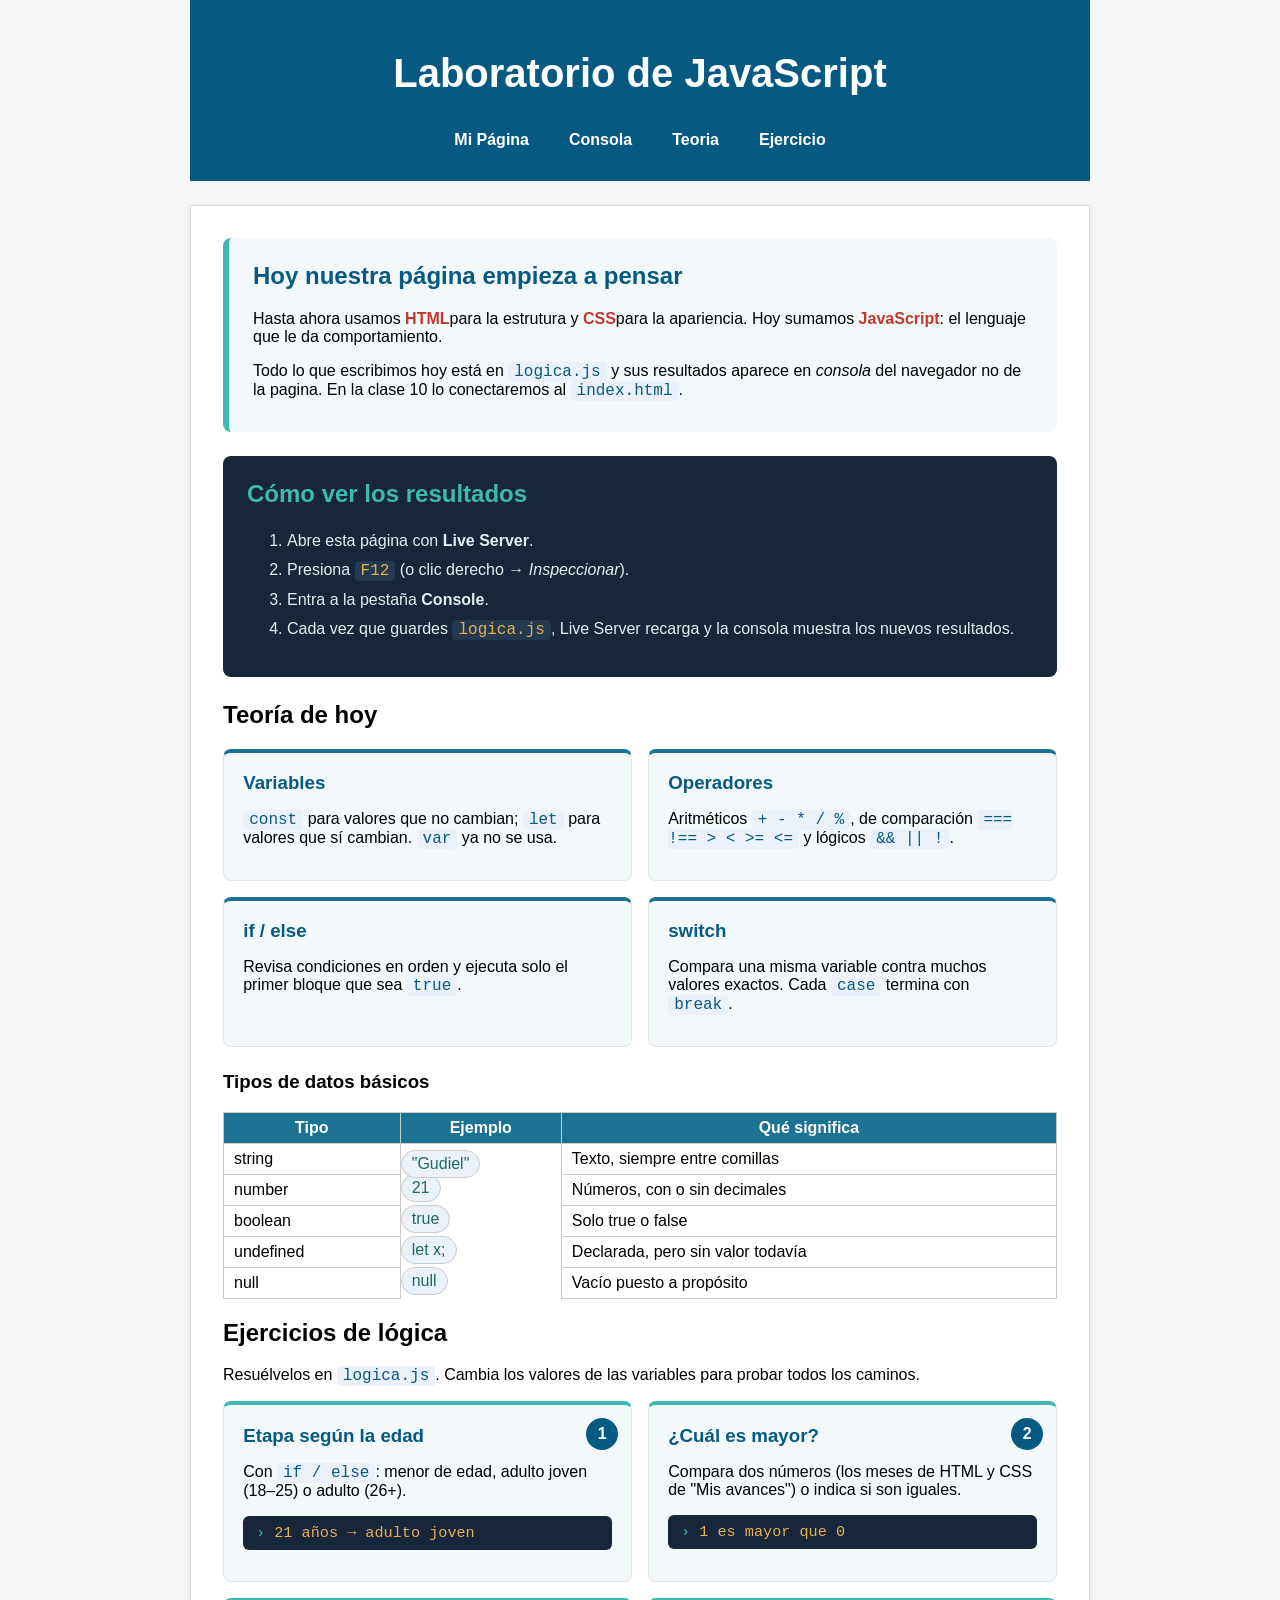
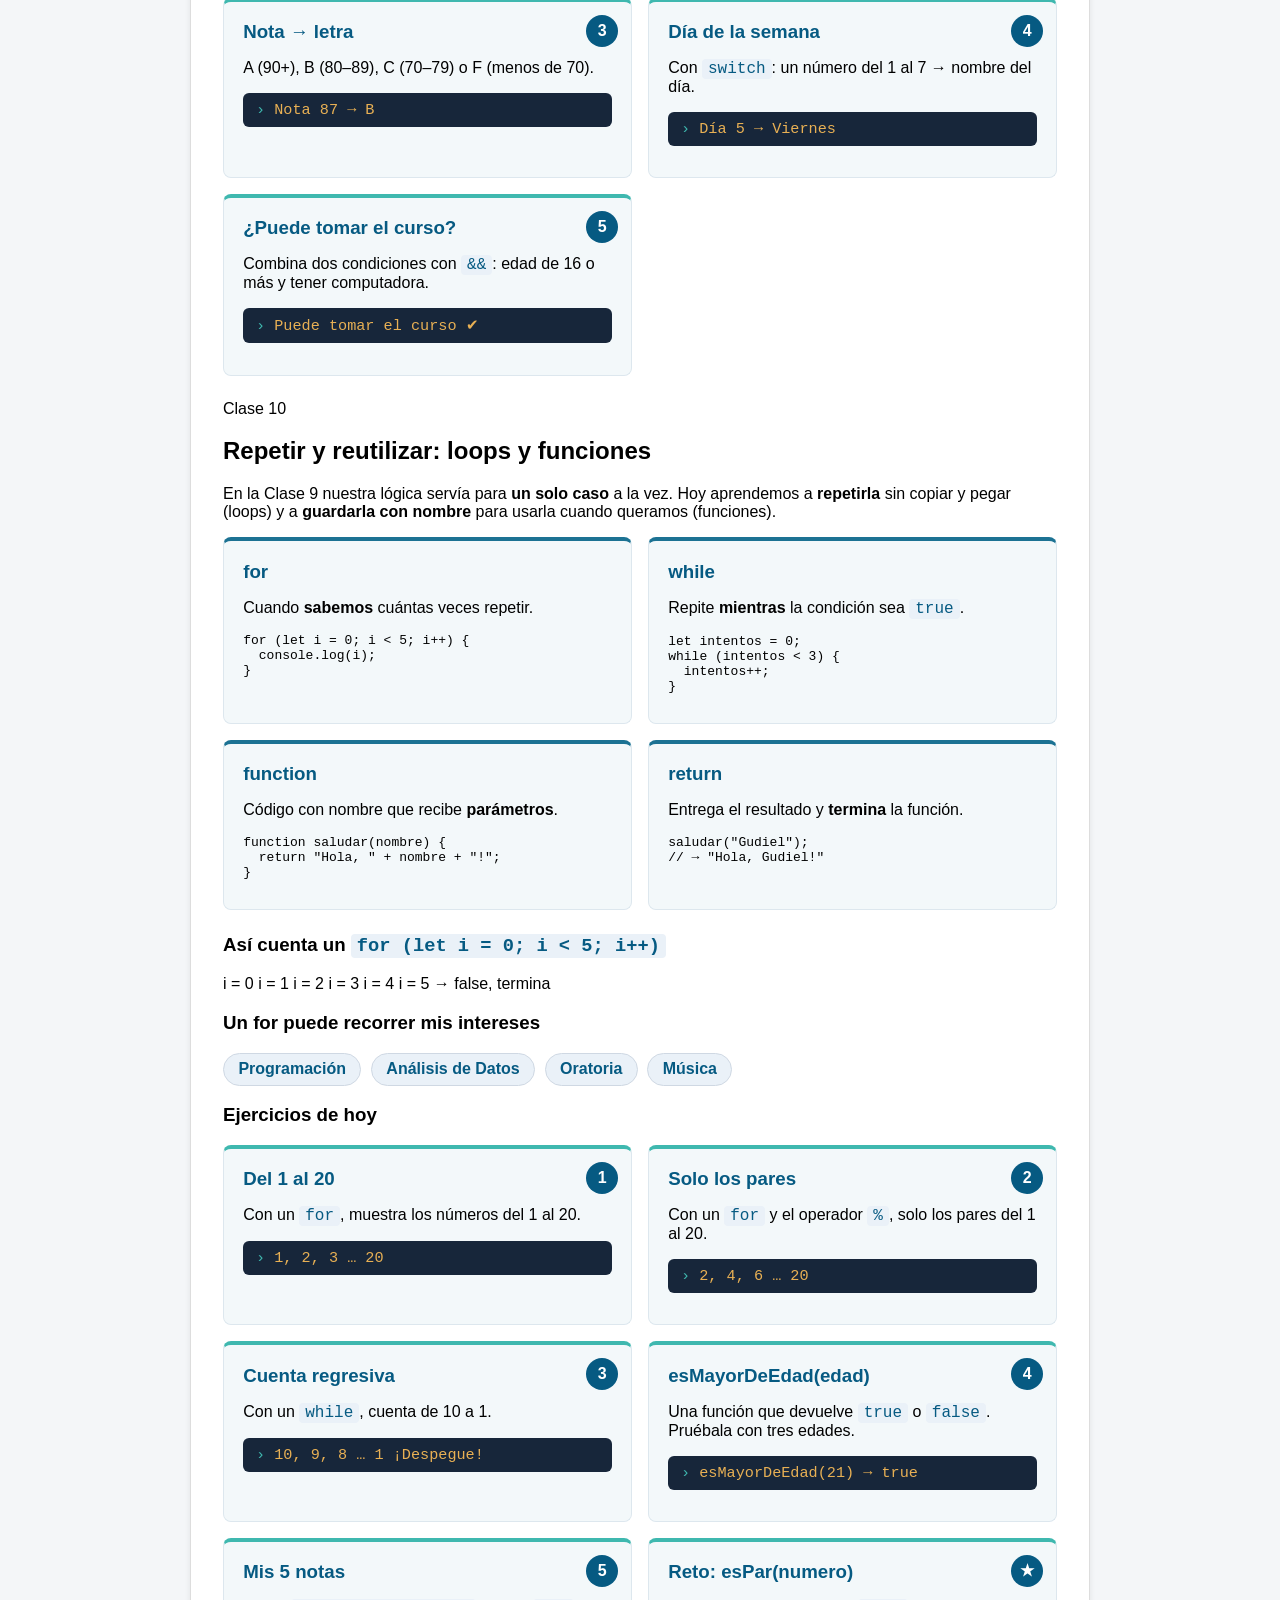
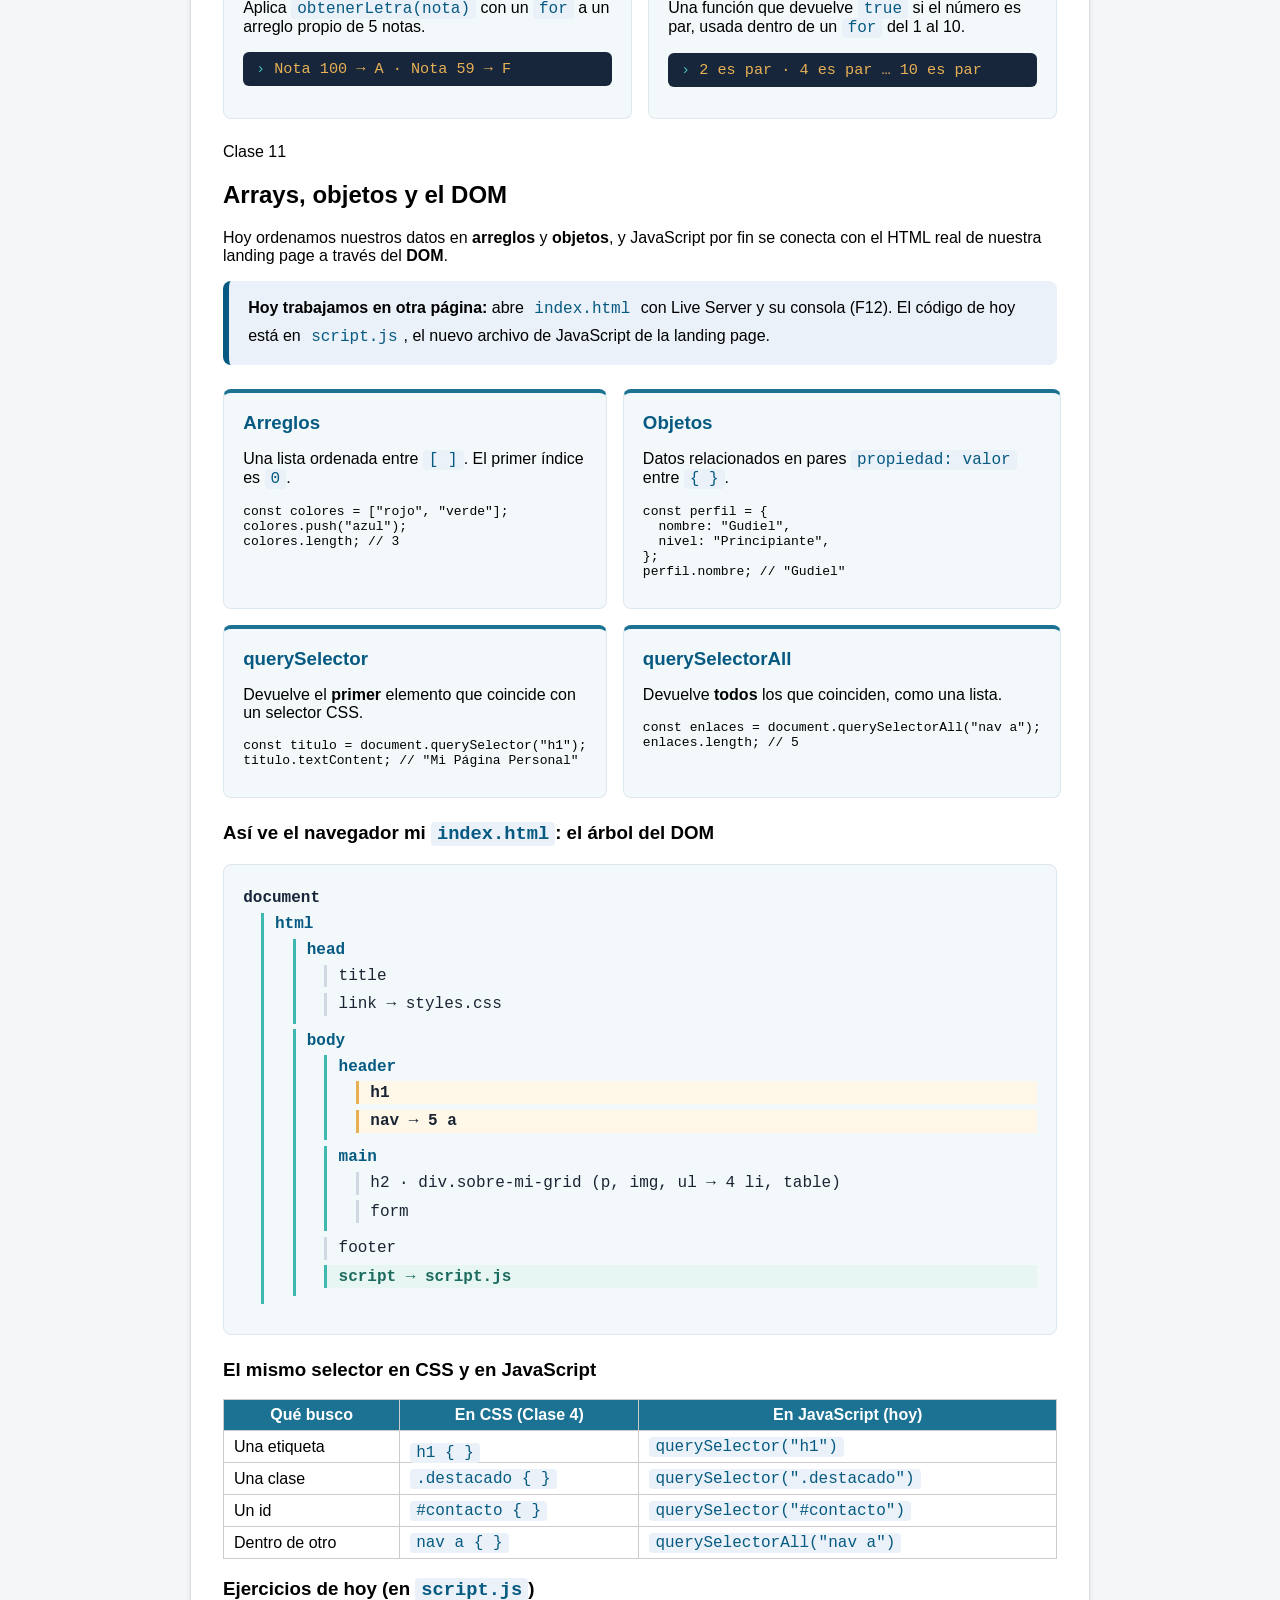
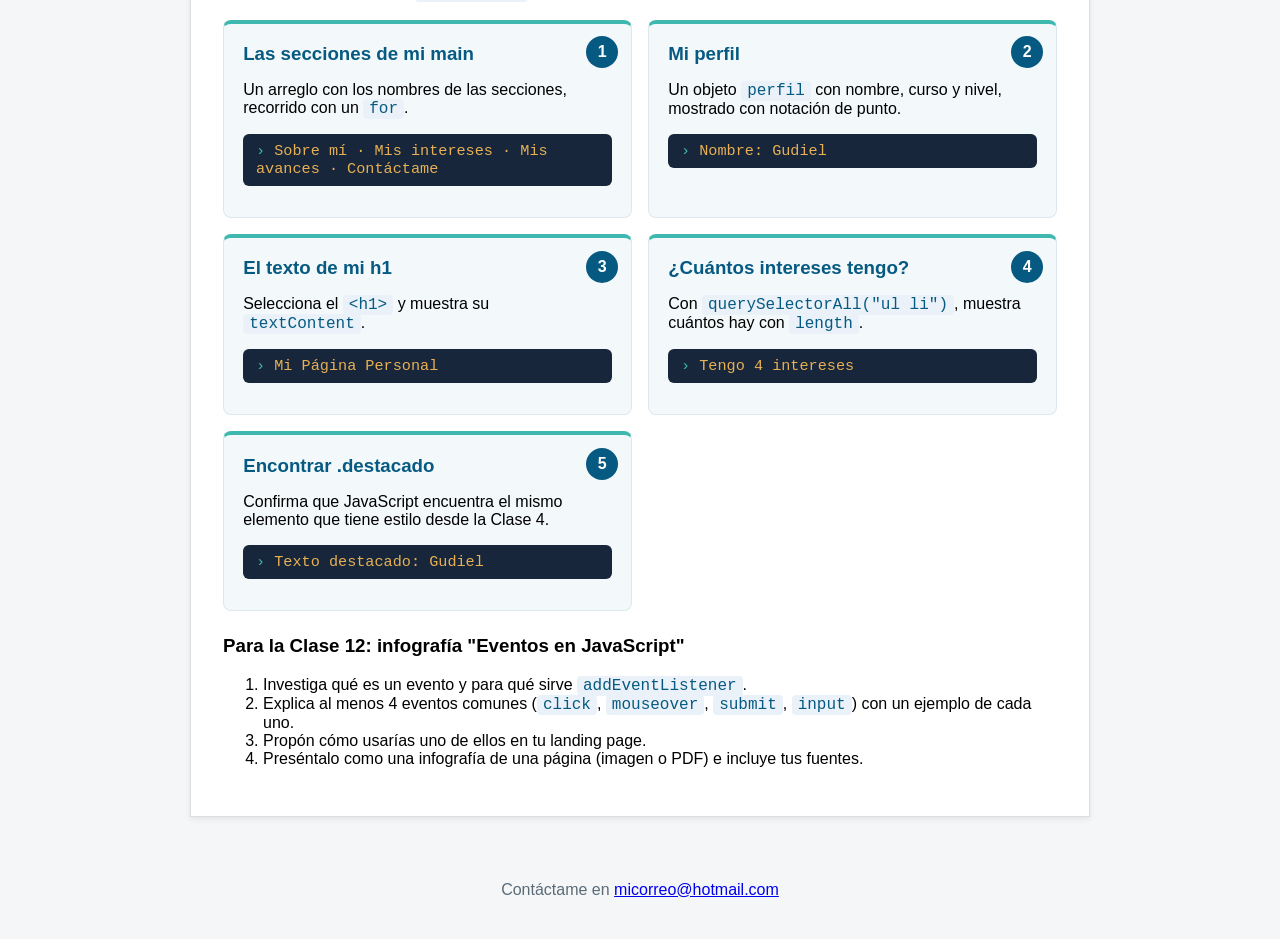
<file: practica_js_anterior.html>
<!DOCTYPE html>
<html lang="en">
<head>
    <meta charset="UTF-8">
    <title>Laboratorio de JavaScript - Mi Página Personal</title>
    <link rel="stylesheet" href="styles.css">
</head>
<body>
    <header>
        <h1>Laboratorio de JavaScript</h1>
        <nav>
            <a href="index.html">Mi Página</a>
            <a href="#consola">Consola</a>
            <a href="#teoria">Teoria</a>
            <a href="#ejercicio">Ejercicio</a>
        </nav>
    </header>
    
    <main>
        <section class="lab-intro">
            <h2>Hoy nuestra página empieza a pensar</h2>
            <p>Hasta ahora usamos <strong class="destacado">HTML</strong>para la estrutura y
            <strong class="destacado">CSS</strong>para la apariencia. Hoy sumamos
            <strong class="destacado">JavaScript</strong>: el lenguaje que le da comportamiento.</p>
            <p>Todo lo que escribimos hoy está en <code>logica.js</code> y sus resultados aparece en
            <em>consola</em> del navegador no de la pagina. En la clase 10 lo conectaremos al
        <code>index.html</code>. </p>
        </section>

        <section id="consola" class="consola-tip">
        <h2>Cómo ver los resultados</h2>
        <ol>
          <li>Abre esta página con <strong>Live Server</strong>.</li>
          <li>Presiona <code>F12</code> (o clic derecho → <em>Inspeccionar</em>).</li>
          <li>Entra a la pestaña <strong>Console</strong>.</li>
          <li>Cada vez que guardes <code>logica.js</code>, Live Server recarga y la consola muestra los nuevos resultados.</li>
        </ol>
      </section>
      
      <section id="teoria">
        <h2>Teoría de hoy</h2>
        <div class="lab-grid">
          <article class="tarjeta-js">
            <h3>Variables</h3>
            <p><code>const</code> para valores que no cambian; <code>let</code> para valores que sí cambian.
               <code>var</code> ya no se usa.</p>
          </article>
          <article class="tarjeta-js">
            <h3>Operadores</h3>
            <p>Aritméticos <code>+ - * / %</code>, de comparación <code>=== !== &gt; &lt; &gt;= &lt;=</code>
               y lógicos <code>&amp;&amp; || !</code>.</p>
          </article>
          <article class="tarjeta-js">
            <h3>if / else</h3>
            <p>Revisa condiciones en orden y ejecuta solo el primer bloque que sea <code>true</code>.</p>
          </article>
          <article class="tarjeta-js">
            <h3>switch</h3>
            <p>Compara una misma variable contra muchos valores exactos. Cada <code>case</code> termina con <code>break</code>.</p>
          </article>
        </div>

        <h3>Tipos de datos básicos</h3>
        <table>
          <thead>
            <tr>
              <th>Tipo</th>
              <th>Ejemplo</th>
              <th>Qué significa</th>
            </tr>
          </thead>
          <tbody>
            <tr><td>string</td><td>"Gudiel"</td><td>Texto, siempre entre comillas</td></tr>
            <tr><td>number</td><td>21</td><td>Números, con o sin decimales</td></tr>
            <tr><td>boolean</td><td>true</td><td>Solo true o false</td></tr>
            <tr><td>undefined</td><td>let x;</td><td>Declarada, pero sin valor todavía</td></tr>
            <tr><td>null</td><td>null</td><td>Vacío puesto a propósito</td></tr>
          </tbody>
        </table>
      </section>

      <section id="ejercicios">
        <h2>Ejercicios de lógica</h2>
        <p>Resuélvelos en <code>logica.js</code>. Cambia los valores de las variables para probar todos los caminos.</p>
        <div class="lab-grid">
          <article class="tarjeta-js ejercicio">
            <span class="num">1</span>
            <h3>Etapa según la edad</h3>
            <p>Con <code>if / else</code>: menor de edad, adulto joven (18–25) o adulto (26+).</p>
            <p class="salida">21 años → adulto joven</p>
          </article>
          <article class="tarjeta-js ejercicio">
            <span class="num">2</span>
            <h3>¿Cuál es mayor?</h3>
            <p>Compara dos números (los meses de HTML y CSS de "Mis avances") o indica si son iguales.</p>
            <p class="salida">1 es mayor que 0</p>
          </article>
          <article class="tarjeta-js ejercicio">
            <span class="num">3</span>
            <h3>Nota → letra</h3>
            <p>A (90+), B (80–89), C (70–79) o F (menos de 70).</p>
            <p class="salida">Nota 87 → B</p>
          </article>
          <article class="tarjeta-js ejercicio">
            <span class="num">4</span>
            <h3>Día de la semana</h3>
            <p>Con <code>switch</code>: un número del 1 al 7 → nombre del día.</p>
            <p class="salida">Día 5 → Viernes</p>
          </article>
          <article class="tarjeta-js ejercicio">
            <span class="num">5</span>
            <h3>¿Puede tomar el curso?</h3>
            <p>Combina dos condiciones con <code>&amp;&amp;</code>: edad de 16 o más y tener computadora.</p>
            <p class="salida">Puede tomar el curso ✔</p>
          </article>
        </div>
      </section>
      <section id="clase10" class="clase-nueva">
        <span class="etiqueta-clase">Clase 10</span>
        <h2>Repetir y reutilizar: loops y funciones</h2>
        <p>En la Clase 9 nuestra lógica servía para <strong>un solo caso</strong> a la vez.
           Hoy aprendemos a <strong>repetirla</strong> sin copiar y pegar (loops) y a
           <strong>guardarla con nombre</strong> para usarla cuando queramos (funciones).</p>

        <!-- CAMBIO DE HOY (Clase 11): corregimos la sangría de los cuatro
             <pre> de abajo. Dentro de <pre> CADA espacio cuenta y se ve en
             la página; por eso sus líneas empiezan pegadas al margen
             izquierdo del archivo, aunque se vea raro en el editor. -->
        <!-- Cuatro tarjetas con la teoría de hoy. <pre> respeta los
             espacios y saltos de línea tal como los escribimos, por eso
             lo usamos para mostrar código de varias líneas. -->
        <div class="lab-grid">
          <article class="tarjeta-js">
            <h3>for</h3>
            <p>Cuando <strong>sabemos</strong> cuántas veces repetir.</p>
<pre class="mini-codigo">for (let i = 0; i &lt; 5; i++) {
  console.log(i);
}</pre>
          </article>
          <article class="tarjeta-js">
            <h3>while</h3>
            <p>Repite <strong>mientras</strong> la condición sea <code>true</code>.</p>
<pre class="mini-codigo">let intentos = 0;
while (intentos &lt; 3) {
  intentos++;
}</pre>
          </article>
          <article class="tarjeta-js">
            <h3>function</h3>
            <p>Código con nombre que recibe <strong>parámetros</strong>.</p>
<pre class="mini-codigo">function saludar(nombre) {
  return "Hola, " + nombre + "!";
}</pre>
          </article>
          <article class="tarjeta-js">
            <h3>return</h3>
            <p>Entrega el resultado y <strong>termina</strong> la función.</p>
<pre class="mini-codigo">saludar("Gudiel");
// → "Hola, Gudiel!"</pre>
          </article>
        </div>
 
        <!-- Las vueltas de un for, dibujadas: cada <span> es una vuelta.
             La última (.fin) es cuando la condición ya es false. -->
        <h3>Así cuenta un <code>for (let i = 0; i &lt; 5; i++)</code></h3>
        <div class="vueltas">
          <span>i = 0</span>
          <span>i = 1</span>
          <span>i = 2</span>
          <span>i = 3</span>
          <span>i = 4</span>
          <span class="fin">i = 5 → false, termina</span>
        </div>
 
        <!-- Reutilizamos los chips de la Clase 6: un for puede recorrer
             esta misma lista, uno por uno, guardada en un arreglo. -->
        <h3>Un for puede recorrer mis intereses</h3>
        <ul>
          <li>Programación</li>
          <li>Análisis de Datos</li>
          <li>Oratoria</li>
          <li>Música</li>
        </ul>
 
        <h3>Ejercicios de hoy</h3>
        <div class="lab-grid">
          <article class="tarjeta-js ejercicio">
            <span class="num">1</span>
            <h3>Del 1 al 20</h3>
            <p>Con un <code>for</code>, muestra los números del 1 al 20.</p>
            <p class="salida">1, 2, 3 … 20</p>
          </article>
          <article class="tarjeta-js ejercicio">
            <span class="num">2</span>
            <h3>Solo los pares</h3>
            <p>Con un <code>for</code> y el operador <code>%</code>, solo los pares del 1 al 20.</p>
            <p class="salida">2, 4, 6 … 20</p>
          </article>
          <article class="tarjeta-js ejercicio">
            <span class="num">3</span>
            <h3>Cuenta regresiva</h3>
            <p>Con un <code>while</code>, cuenta de 10 a 1.</p>
            <p class="salida">10, 9, 8 … 1 ¡Despegue!</p>
          </article>
          <article class="tarjeta-js ejercicio">
            <span class="num">4</span>
            <h3>esMayorDeEdad(edad)</h3>
            <p>Una función que devuelve <code>true</code> o <code>false</code>. Pruébala con tres edades.</p>
            <p class="salida">esMayorDeEdad(21) → true</p>
          </article>
          <article class="tarjeta-js ejercicio">
            <span class="num">5</span>
            <h3>Mis 5 notas</h3>
            <p>Aplica <code>obtenerLetra(nota)</code> con un <code>for</code> a un arreglo propio de 5 notas.</p>
            <p class="salida">Nota 100 → A · Nota 59 → F</p>
          </article>
          <!-- .reto: misma tarjeta de ejercicio, pero con borde y número
               dorados para marcar que es opcional. -->
          <article class="tarjeta-js ejercicio reto">
            <span class="num">★</span>
            <h3>Reto: esPar(numero)</h3>
            <p>Una función que devuelve <code>true</code> si el número es par, usada dentro de un <code>for</code> del 1 al 10.</p>
            <p class="salida">2 es par · 4 es par … 10 es par</p>
          </article>
        </div>
      </section>
      <!-- ===================================================
           CAMBIO DE HOY (Clase 11): sección NUEVA del laboratorio.
           Todo lo que está entre este comentario y </main> es de hoy.
           Reutiliza las clases de las Clases 9 y 10 (.clase-nueva,
           .etiqueta-clase, .lab-grid, .tarjeta-js, .mini-codigo,
           .ejercicio, .num, .salida, .tarea-clase) y suma unas pocas
           nuevas al final de styles.css (sección CLASE 11): .aviso-hoy,
           .arbol, .nodo y .tabla-selectores.
           =================================================== -->
      <section id="clase11" class="clase-nueva">
        <span class="etiqueta-clase">Clase 11</span>
        <h2>Arrays, objetos y el DOM</h2>
        <p>Hoy ordenamos nuestros datos en <strong>arreglos</strong> y <strong>objetos</strong>, y JavaScript
           por fin se conecta con el HTML real de nuestra landing page a través del <strong>DOM</strong>.</p>
 
        <!-- .aviso-hoy: un recordatorio importante. Hoy la consola que hay
             que mirar es la de index.html, no la de este laboratorio. -->
        <div class="aviso-hoy">
          <strong>Hoy trabajamos en otra página:</strong> abre <code>index.html</code> con Live Server
          y su consola (F12). El código de hoy está en <code>script.js</code>, el nuevo archivo
          de JavaScript de la landing page.
        </div>
 
        <div class="lab-grid">
          <article class="tarjeta-js">
            <h3>Arreglos</h3>
            <p>Una lista ordenada entre <code>[ ]</code>. El primer índice es <code>0</code>.</p>
<pre class="mini-codigo">const colores = ["rojo", "verde"];
colores.push("azul");
colores.length; // 3</pre>
          </article>
          <article class="tarjeta-js">
            <h3>Objetos</h3>
            <p>Datos relacionados en pares <code>propiedad: valor</code> entre <code>{ }</code>.</p>
<pre class="mini-codigo">const perfil = {
  nombre: "Gudiel",
  nivel: "Principiante",
};
perfil.nombre; // "Gudiel"</pre>
          </article>
          <article class="tarjeta-js">
            <h3>querySelector</h3>
            <p>Devuelve el <strong>primer</strong> elemento que coincide con un selector CSS.</p>
<pre class="mini-codigo">const titulo = document.querySelector("h1");
titulo.textContent; // "Mi Página Personal"</pre>
          </article>
          <article class="tarjeta-js">
            <h3>querySelectorAll</h3>
            <p>Devuelve <strong>todos</strong> los que coinciden, como una lista.</p>
<pre class="mini-codigo">const enlaces = document.querySelectorAll("nav a");
enlaces.length; // 5</pre>
          </article>
        </div>
 
        <!-- El árbol del DOM de NUESTRA landing page, dibujado con cajas
             anidadas: cada .nodo dentro de otro es un "hijo". Así ve el
             navegador nuestro index.html después de leerlo. -->
        <h3>Así ve el navegador mi <code>index.html</code>: el árbol del DOM</h3>
        <div class="arbol">
          <div class="nodo raiz">document
            <div class="nodo">html
              <div class="nodo">head
                <div class="nodo hoja">title</div>
                <div class="nodo hoja">link → styles.css</div>
              </div>
              <div class="nodo">body
                <div class="nodo">header
                  <div class="nodo hoja marcado">h1</div>
                  <div class="nodo hoja marcado">nav → 5 a</div>
                </div>
                <div class="nodo">main
                  <div class="nodo hoja">h2 · div.sobre-mi-grid (p, img, ul → 4 li, table)</div>
                  <div class="nodo hoja">form</div>
                </div>
                <div class="nodo hoja">footer</div>
                <div class="nodo hoja nuevo">script → script.js</div>
              </div>
            </div>
          </div>
        </div>
 
        <!-- Misma idea de la Clase 4: el selector se escribe igual en CSS
             y en JavaScript. Usamos una tabla (Clase 3) con una clase
             propia para que su segunda columna no se vea como pastilla. -->
        <h3>El mismo selector en CSS y en JavaScript</h3>
        <table class="tabla-selectores">
          <thead>
            <tr><th>Qué busco</th><th>En CSS (Clase 4)</th><th>En JavaScript (hoy)</th></tr>
          </thead>
          <tbody>
            <tr><td>Una etiqueta</td><td><code>h1 { }</code></td><td><code>querySelector("h1")</code></td></tr>
            <tr><td>Una clase</td><td><code>.destacado { }</code></td><td><code>querySelector(".destacado")</code></td></tr>
            <tr><td>Un id</td><td><code>#contacto { }</code></td><td><code>querySelector("#contacto")</code></td></tr>
            <tr><td>Dentro de otro</td><td><code>nav a { }</code></td><td><code>querySelectorAll("nav a")</code></td></tr>
          </tbody>
        </table>
 
        <h3>Ejercicios de hoy (en <code>script.js</code>)</h3>
        <div class="lab-grid">
          <article class="tarjeta-js ejercicio">
            <span class="num">1</span>
            <h3>Las secciones de mi main</h3>
            <p>Un arreglo con los nombres de las secciones, recorrido con un <code>for</code>.</p>
            <p class="salida">Sobre mí · Mis intereses · Mis avances · Contáctame</p>
          </article>
          <article class="tarjeta-js ejercicio">
            <span class="num">2</span>
            <h3>Mi perfil</h3>
            <p>Un objeto <code>perfil</code> con nombre, curso y nivel, mostrado con notación de punto.</p>
            <p class="salida">Nombre: Gudiel</p>
          </article>
          <article class="tarjeta-js ejercicio">
            <span class="num">3</span>
            <h3>El texto de mi h1</h3>
            <p>Selecciona el <code>&lt;h1&gt;</code> y muestra su <code>textContent</code>.</p>
            <p class="salida">Mi Página Personal</p>
          </article>
          <article class="tarjeta-js ejercicio">
            <span class="num">4</span>
            <h3>¿Cuántos intereses tengo?</h3>
            <p>Con <code>querySelectorAll("ul li")</code>, muestra cuántos hay con <code>length</code>.</p>
            <p class="salida">Tengo 4 intereses</p>
          </article>
          <article class="tarjeta-js ejercicio">
            <span class="num">5</span>
            <h3>Encontrar .destacado</h3>
            <p>Confirma que JavaScript encuentra el mismo elemento que tiene estilo desde la Clase 4.</p>
            <p class="salida">Texto destacado: Gudiel</p>
          </article>
        </div>
 
        <!-- Tarea para la Clase 12, con el recuadro dorado de la Clase 10. -->
        <div class="tarea-clase">
          <h3>Para la Clase 12: infografía "Eventos en JavaScript"</h3>
          <ol>
            <li>Investiga qué es un evento y para qué sirve <code>addEventListener</code>.</li>
            <li>Explica al menos 4 eventos comunes (<code>click</code>, <code>mouseover</code>, <code>submit</code>, <code>input</code>) con un ejemplo de cada uno.</li>
            <li>Propón cómo usarías uno de ellos en tu landing page.</li>
            <li>Preséntalo como una infografía de una página (imagen o PDF) e incluye tus fuentes.</li>
          </ol>
        </div>
      </section>
    </main>
 
    <footer>
      <p>Contáctame en <a href="mailto:astridcuxulic@gmail.com">micorreo@hotmail.com</a></p>
    </footer>
 
    <!-- CAMBIO DE HOY (Clase 9): así se conecta JavaScript a una página.
         Es parecido al <link> del CSS, pero:
         - usa la etiqueta <script> con el atributo src;
         - se coloca AL FINAL del <body>, justo antes de </body>, para
           que el navegador primero dibuje toda la página y después
           ejecute el JavaScript. -->
    <script src="logica.js"></script>
  </body>
</html>
</file>
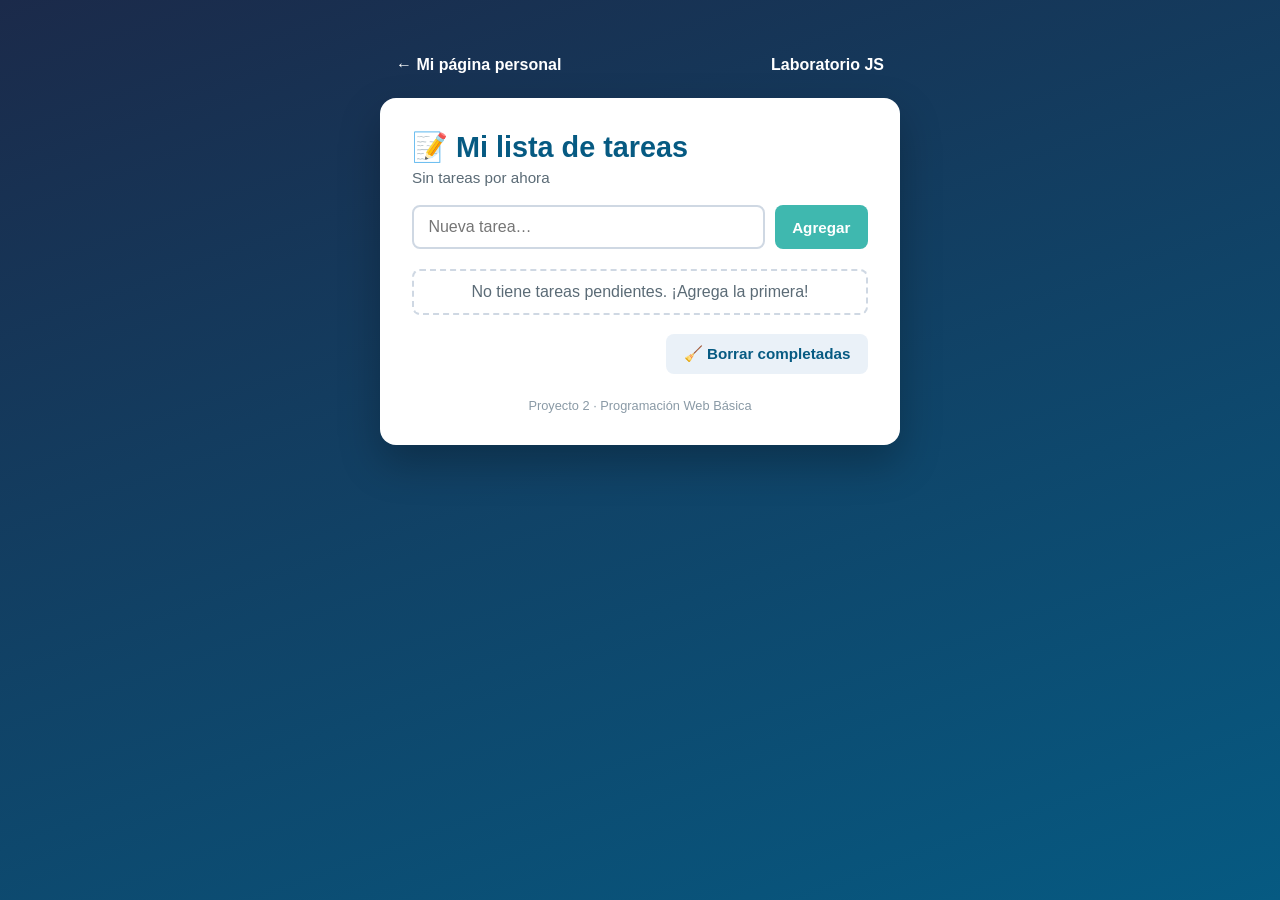
<file: Lista/lista.html>
<!DOCTYPE html>
<html lang="es">
  <head>
    <meta charset="UTF-8">
    <meta name="viewport" content="width=device-width, initial-scale=1.0">
    <title>Mi lista de tareas · Proyecto 2</title>
    <link rel="stylesheet" href="lista.css">
  </head>
  <body>
    <header class="nav-app">
      <a href="../index.html">← Mi página personal</a>
      <a href="../practica_js.html">Laboratorio JS</a>
    </header>

    <main class="app-tareas">
      <h1>📝 Mi lista de tareas</h1>
      <p id="resumen" class="resumen"></p>

      <form id="form-tarea" class="form-tarea" novalidate>
        <input type="text" id="input-tarea" placeholder="Nueva tarea…" aria-label="Nueva tarea" autocomplete="off">
        <button type="submit">Agregar</button>
      </form>

      <p id="mensaje-error" class="mensaje-error"></p>

      <ul id="lista-tareas" class="lista-tareas"></ul>

      <div class="acciones">
        <button type="button" id="btn-limpiar" class="btn-limpiar">🧹 Borrar completadas</button>
      </div>

      <p class="pie">Proyecto 2 · Programación Web Básica</p>
    </main>

    <script src="lista.js"></script>
  </body>
</html>
</file>
<file: styles.css>
/* ===================================================
   1. CONFIGURACIÓN GENERAL DE LA PÁGINA
   =================================================== */

/*
  Aplica estilos generales al cuerpo de la página.

  - Utiliza Arial como fuente principal.
  - Limita el ancho de la página a 900 píxeles.
  - Centra horizontalmente el contenido.
  - Organiza header, main y footer mediante CSS Grid.
*/
body {
    font-family: Arial, sans-serif;
    background-color: #f4f6f8;
    max-width: 900px;
    margin: 0 auto;

    display: grid;

    grid-template-areas:
        "header"
        "main"
        "footer";
}


/* ===================================================
   2. TÍTULOS Y TEXTOS DESTACADOS
   =================================================== */

/* Estilo general para los títulos principales. */
h1 {
    color: #065a82;
    font-size: 40px;
}

/*
  Clase para resaltar palabras o fragmentos importantes
  mediante color rojo y texto en negrita.
*/
.destacado {
    color: #c0392b;
    font-weight: bold;
}


/* ===================================================
   3. ENCABEZADO Y MENÚ DE NAVEGACIÓN
   =================================================== */

/*
  Encabezado principal de la página.

  Se asigna al área "header" definida en el grid del body.
*/
header {
    background-color: #065a82;
    text-align: center;
    padding: 1.5rem 1rem;
    grid-area: header;

    /* Ejecuta la animación "aparecer" al cargar la página. */
    animation: aparecer 0.6s ease;
}

/*
  El título y los enlaces que se encuentren dentro
  del header se muestran en color blanco.
*/
header h1,
header nav a {
    color: white;
}

/*
  Organiza los enlaces del menú en una fila centrada.

  flex-wrap permite que los enlaces bajen a una segunda
  fila cuando no exista suficiente espacio.
*/
header nav {
    display: flex;
    justify-content: center;
    gap: 0.5rem;
    flex-wrap: wrap;
}

/* Estilo individual de cada enlace del menú. */
header nav a {
    text-decoration: none;
    font-weight: bold;
    padding: 0.5rem 1rem;
    border-radius: 6px;

    /* Suaviza el cambio de color al pasar el cursor. */
    transition: background-color 0.3s ease;
}

/* Cambia ligeramente el fondo del enlace al pasar el cursor. */
header nav a:hover {
    background-color: rgba(255, 255, 255, 0.2);
}


/* ===================================================
   4. TABLAS
   =================================================== */

/* Estilo de las celdas de encabezado de las tablas. */
th {
    background-color: #1c7293;
    color: white;
}

/* Estilos compartidos por las celdas normales y encabezados. */
td,
th {
    border: 1px solid #cccccc;
    padding: 6px 10px;
}

/*
  Une los bordes de las celdas y hace que la tabla
  ocupe todo el ancho disponible.
*/
table {
    border-collapse: collapse;
    margin: 1rem 0;
    width: 100%;
}

/*
  Convierte la segunda celda de cada fila del cuerpo
  de la tabla en una etiqueta con forma de pastilla.
*/
tbody td:nth-child(2) {
    display: inline-block;
    background-color: #eaf1f8;
    color: #1c6b5f;
    padding: 4px 10px;
    border-radius: 999px;
}

/*
  Desplaza ligeramente hacia abajo la segunda celda
  de la primera fila.
*/
tbody tr:first-child td:nth-child(2) {
    position: relative;
    top: 6px;
}


/* ===================================================
   5. CAMPOS DE FORMULARIO
   =================================================== */

/* Estilos compartidos por inputs, áreas de texto y listas. */
input,
textarea,
select {
    border: 1px solid #999999;
    padding: 6px;
    max-width: 100%;
    border-radius: 4px;

    /* Suaviza el cambio de color del borde. */
    transition: border-color 0.3s ease;
}

/*
  Estilo aplicado cuando el usuario selecciona
  un campo del formulario.
*/
input:focus,
textarea:focus,
select:focus {
    border-color: #1c7293;
    outline: none;
}

/* Agrega separación superior a los formularios. */
form {
    margin-top: 1rem;
}

/*
  Organiza el último párrafo del formulario mediante Flexbox.

  Normalmente puede utilizarse para colocar varios botones
  en una misma fila.
*/
form p:last-of-type {
    display: flex;
    gap: 0.75rem;
}


/* ===================================================
   6. BOTONES
   =================================================== */

/* Estilo general para todos los botones. */
button {
    background-color: #3fb8af;
    color: white;
    border: none;
    padding: 8px 16px;
    border-radius: 4px;
    cursor: pointer;

    /*
      Corrección aplicada:
      background-color tenía "0.3 ease".
      La duración correcta es "0.3s ease".
    */
    transition:
        background-color 0.3s ease,
        transform 0.2s ease;
}

/*
  Oscurece y aumenta ligeramente el botón
  cuando el cursor pasa sobre este.
*/
button:hover {
    background-color: #2f8f88;
    transform: scale(1.05);
}

/*
  Muestra un contorno visible cuando el botón
  recibe el foco mediante teclado o clic.
*/
button:focus {
    background-color: #2f8f88;
    outline: 3px solid #1c7293;
    outline-offset: 2px;
}


/* ===================================================
   7. CONTENIDO PRINCIPAL
   =================================================== */

/*
  Tarjeta principal de contenido.

  Se asigna al área "main" definida en el grid del body.
*/
main {
    background-color: white;
    padding: 2rem;
    margin: 1.5rem 0;
    border: 1px solid #dddddd;
    grid-area: main;
    box-shadow: 0 2px 6px rgba(0, 0, 0, 0.08);

    transition:
        transform 0.2s ease,
        box-shadow 0.2s ease;
}

/*
  Eleva visualmente el contenido principal
  cuando el cursor pasa sobre este.
*/
main:hover {
    transform: translateY(-4px);

    /*
      Se usa rgba para definir correctamente
      la transparencia de la sombra.
    */
    box-shadow: 0 8px 16px rgba(0, 0, 0, 0.12);
}


/* ===================================================
   8. IMÁGENES
   =================================================== */

/*
  Hace que las imágenes sean responsivas.

  max-width: 100% evita que una imagen salga
  del contenedor en pantallas pequeñas.
*/
img {
    border: 4px solid #3fb8af;
    border-radius: 8px;
    margin: 1rem 0;
    max-width: 100%;
}


/* ===================================================
   9. LISTAS
   =================================================== */

/*
  Organiza las listas no ordenadas como etiquetas
  distribuidas mediante Flexbox.
*/
ul {
    display: flex;
    flex-wrap: wrap;
    gap: 0.6rem;
    list-style: none;
    padding: 0;
    margin: 1rem 0;
}

/* Estilo individual de cada elemento de la lista. */
ul li {
    background-color: #eaf1f8;
    color: #065a82;
    font-weight: bold;
    padding: 0.4rem 0.9rem;
    border-radius: 999px;
    border: 1px solid #cfd8e3;
    cursor: pointer;

    /* Evita seleccionar el texto al hacer doble clic. */
    user-select: none;

    transition:
        transform 0.2s ease,
        background-color 0.2s ease;
}

/* Efecto al pasar el cursor sobre un elemento de la lista. */
ul li:hover {
    transform: scale(1.05);
    background-color: #d6e6f5;
}


/* ===================================================
   10. PIE DE PÁGINA
   =================================================== */

/* Estilo del pie de página. */
footer {
    grid-area: footer;
    text-align: center;
    padding: 1.5rem 1rem;
    color: #5b6b76;
}


/* ===================================================
   11. SECCIÓN SOBRE MÍ
   =================================================== */

/*
  En pantallas pequeñas la sección se muestra
  como un bloque normal.
*/
.sobre-mi-grid {
    display: block;
}

/*
  A partir de 768 píxeles la sección se organiza
  en dos columnas mediante CSS Grid.
*/
@media (min-width: 768px) {
    .sobre-mi-grid {
        display: grid;
        grid-template-columns: 2fr 1fr;
        column-gap: 1.5rem;

        grid-template-areas:
            "texto       foto"
            "intereses-h foto"
            "intereses-l foto"
            "avances-h   foto"
            "avances-t   foto";
    }

    /* Coloca el párrafo principal en el área "texto". */
    .sobre-mi-grid > p {
        grid-area: texto;
    }

    /* Coloca el título de intereses. */
    .sobre-mi-grid > h2#intereses {
        grid-area: intereses-h;
    }

    /* Coloca la lista de intereses. */
    .sobre-mi-grid > ul {
        grid-area: intereses-l;
    }

    /* Coloca el título de avances. */
    .sobre-mi-grid > h2#avances {
        grid-area: avances-h;
    }

    /* Coloca la tabla de avances. */
    .sobre-mi-grid > table {
        grid-area: avances-t;
    }

    /* Coloca la imagen en la columna derecha. */
    .sobre-mi-grid > img {
        grid-area: foto;
        align-self: start;
        margin: 0;
    }
}


/* ===================================================
   12. ANIMACIONES
   =================================================== */

/*
  Animación de entrada.

  El elemento inicia transparente y desplazado
  diez píxeles hacia arriba.
*/
@keyframes aparecer {
    from {
        opacity: 0;
        transform: translateY(-10px);
    }

    to {
        opacity: 1;
        transform: translateY(0);
    }
}


/* ===================================================
   13. FRAGMENTOS DE CÓDIGO
   =================================================== */

/* Presenta el código con una fuente monoespaciada. */
code {
    font-family: "Courier New", monospace;
    background-color: #eaf1f8;
    color: #065a82;
    padding: 1px 6px;
    border-radius: 4px;
}


/* ===================================================
   14. INTRODUCCIÓN DEL LABORATORIO
   =================================================== */

/* Caja informativa utilizada al inicio del laboratorio. */
.lab-intro {
    background-color: #f3f8fa;
    border-left: 6px solid #3fb8af;
    padding: 1rem 1.5rem;
    border-radius: 8px;
    margin-bottom: 1.5rem;
}

/* Título contenido dentro de la introducción. */
.lab-intro h2 {
    margin-top: 0.5rem;
    color: #065a82;
}


/* ===================================================
   15. CONSEJO DE CONSOLA
   =================================================== */

/*
  Caja oscura que imita visualmente una consola
  o terminal de programación.
*/
.consola-tip {
    background-color: #17263a;
    color: #e3eef2;
    padding: 1rem 1.5rem;
    border-radius: 8px;
    margin-bottom: 1.5rem;
}

/* Título de la caja de consola. */
.consola-tip h2 {
    color: #3fb8af;
    margin-top: 0.5rem;
}

/* Aumenta la separación entre líneas de la lista. */
.consola-tip ol {
    line-height: 1.8;
}

/* Código que aparece dentro de la consola. */
.consola-tip code {
    background-color: #24384f;
    color: #e8b054;
}


/* ===================================================
   16. CUADRÍCULA DEL LABORATORIO
   =================================================== */

/*
  En dispositivos pequeños las tarjetas se muestran
  en una sola columna.
*/
.lab-grid {
    display: grid;
    grid-template-columns: 1fr;
    gap: 1rem;
    margin: 1rem 0 1.5rem;
}

/*
  A partir de 768 píxeles las tarjetas se distribuyen
  en dos columnas del mismo tamaño.
*/
@media (min-width: 768px) {
    .lab-grid {
        grid-template-columns: 1fr 1fr;
    }
}


/* ===================================================
   17. TARJETAS DE JAVASCRIPT
   =================================================== */

/* Estilo general de cada tarjeta del laboratorio. */
.tarjeta-js {
    background-color: #f3f8fa;
    border: 1px solid #dde7ee;
    border-top: 4px solid #1c7293;
    border-radius: 8px;
    padding: 1rem 1.2rem;

    transition:
        transform 0.2s ease,
        box-shadow 0.2s ease;
}

/* Efecto de elevación al pasar el cursor. */
.tarjeta-js:hover {
    transform: translateY(-3px);
    box-shadow: 0 6px 14px rgba(0, 0, 0, 0.08);
}

/* Títulos de las tarjetas. */
.tarjeta-js h3 {
    margin: 0.2rem 0 0.5rem;
    color: #065a82;
}


/* ===================================================
   18. TARJETAS DE EJERCICIOS
   =================================================== */

/*
  position: relative permite posicionar el número
  con relación a la tarjeta.
*/
.ejercicio {
    position: relative;
    border-top-color: #3fb8af;
}

/* Número circular ubicado en la esquina de la tarjeta. */
.ejercicio .num {
    position: absolute;
    top: 0.8rem;
    right: 0.8rem;

    width: 2rem;
    height: 2rem;
    border-radius: 50%;

    background-color: #065a82;
    color: white;
    font-weight: bold;

    display: flex;
    align-items: center;
    justify-content: center;
}


/* ===================================================
   19. SALIDAS DE EJEMPLOS
   =================================================== */

/* Caja que representa una salida de consola. */
.salida {
    font-family: "Courier New", monospace;
    background-color: #17263a;
    color: #e8b054;
    padding: 0.5rem 0.8rem;
    border-radius: 6px;
    font-size: 0.95rem;
}

/* Agrega el símbolo antes de la salida. */
.salida::before {
    content: "› ";
    color: #3fb8af;
}


/* ===================================================
   20. CLASE 11: ARRAYS, OBJETOS Y DOM
   =================================================== */

/* Distintivo que indica que la página utiliza JavaScript. */
.badge-js {
    display: inline-block;
    background-color: #17263a;
    color: #e8b054;
    font-family: "Courier New", monospace;
    font-size: 0.85rem;
    font-weight: bold;
    padding: 0.35rem 0.9rem;
    border-radius: 999px;
    margin-top: 0.3rem;
}

/* Caja informativa utilizada para avisos importantes. */
.aviso-hoy {
    background-color: #eaf1f8;
    border-left: 6px solid #065a82;
    padding: 0.9rem 1.2rem;
    border-radius: 8px;
    margin: 1rem 0 1.5rem;
    line-height: 1.6;
}

/* Contenedor visual del árbol del DOM. */
.arbol {
    background-color: #f3f8fa;
    border: 1px solid #dde7ee;
    border-radius: 8px;
    padding: 1rem 1.2rem;
    margin: 0.8rem 0 1.5rem;

    /*
      Permite desplazamiento horizontal dentro de la caja
      si el contenido no cabe en un teléfono.
    */
    overflow-x: auto;
}

/* Estilo general de cada nodo del árbol DOM. */
.nodo {
    font-family: "Courier New", monospace;
    font-weight: bold;
    color: #065a82;
    border-left: 3px solid #3fb8af;
    margin: 0.35rem 0 0.35rem 1.1rem;
    padding: 0.15rem 0 0.15rem 0.7rem;
}

/* Nodo raíz del árbol DOM. */
.nodo.raiz {
    margin-left: 0;
    border-left: none;
    padding-left: 0;
    color: #17263a;
}

/* Nodo final que no contiene otros nodos dibujados. */
.nodo.hoja {
    font-weight: normal;
    color: #1a2433;
    border-left-color: #cfd8e3;
}

/* Nodo seleccionado o resaltado. */
.nodo.marcado {
    background-color: #fff8e8;
    border-left-color: #e8b054;
    font-weight: bold;
}

/* Nodo nuevo agregado al ejemplo. */
.nodo.nuevo {
    background-color: #e7f5f3;
    border-left-color: #3fb8af;
    color: #1c6b5f;
    font-weight: bold;
}

/*
  Evita que la segunda columna de esta tabla reciba
  el estilo general de pastilla.
*/
.tabla-selectores tbody td:nth-child(2) {
    display: table-cell;
    background-color: transparent;
    color: inherit;
    padding: 6px 10px;
    border-radius: 0;
    position: static;
}

/*
  Permite cortar textos largos, como selectores de CSS,
  para evitar que la tabla salga de la pantalla.
*/
.tabla-selectores td {
    overflow-wrap: anywhere;
}


/* ===================================================
   21. CLASE 12: EVENTOS, FORMULARIOS Y MODIFICACIÓN
   DEL DOM
   =================================================== */

/* Botón utilizado para cambiar el tema de la página. */
.btn-tema {
    margin-top: 0.9rem;
    background-color: rgba(255, 255, 255, 0.15);
    border: 1px solid rgba(255, 255, 255, 0.5);
    font-weight: bold;
    border-radius: 999px;
}

/* Estados hover y focus del botón para cambiar el tema. */
.btn-tema:hover,
.btn-tema:focus {
    background-color: rgba(255, 255, 255, 0.3);
}

/* Transición suave entre el tema claro y oscuro. */
body,
main {
    transition:
        background-color 0.4s ease,
        color 0.4s ease;
}


/* ===================================================
   22. MODO OSCURO
   =================================================== */

/*
  Estas reglas se aplican solamente cuando JavaScript
  agrega la clase "modo-oscuro" al elemento body.
*/
body.modo-oscuro {
    background-color: #0f1b2b;
    color: #e3eef2;
}

/* Contenido principal durante el modo oscuro. */
body.modo-oscuro main {
    background-color: #17263a;
    border-color: #24384f;
    box-shadow: 0 2px 10px rgba(0, 0, 0, 0.4);
}

/* Títulos secundarios durante el modo oscuro. */
body.modo-oscuro h2 {
    color: #3fb8af;
}

/* Textos destacados durante el modo oscuro. */
body.modo-oscuro .destacado {
    color: #ff8a7a;
}

/* Bordes de tablas durante el modo oscuro. */
body.modo-oscuro td,
body.modo-oscuro th {
    border-color: #24384f;
}

/* Pie de página durante el modo oscuro. */
body.modo-oscuro footer {
    color: #9fb3c2;
}

/* Enlaces del pie de página durante el modo oscuro. */
body.modo-oscuro footer a {
    color: #3fb8af;
}


/* ===================================================
   23. SALUDO GENERADO CON JAVASCRIPT
   =================================================== */

/* Caja donde JavaScript coloca el saludo. */
.saludo {
    background-color: #e7f5f3;
    color: #1c6b5f;
    border-left: 6px solid #3fb8af;
    padding: 0.8rem 1.1rem;
    border-radius: 8px;
    animation: aparecer 0.6s ease;
}

/* Oculta el elemento mientras no tenga contenido. */
.saludo:empty {
    display: none;
}


/* ===================================================
   24. INTERESES FAVORITOS
   =================================================== */

/* Estilo para un interés seleccionado como favorito. */
ul li.favorito {
    background-color: #e8b054;
    color: #17263a;
    border-color: #c99437;
}

/* Agrega una estrella antes del interés favorito. */
ul li.favorito::before {
    content: "★ ";
}

/* Contador de elementos marcados como favoritos. */
.contador {
    font-size: 0.9rem;
    font-weight: normal;
    color: #8a5a00;
    background-color: #fff8e8;
    padding: 2px 10px;
    border-radius: 999px;
    vertical-align: middle;
}

/* Oculta el contador cuando no tiene contenido. */
.contador:empty {
    display: none;
}


/* ===================================================
   25. VALIDACIÓN DEL FORMULARIO
   =================================================== */

/* Texto que muestra la cantidad de caracteres escritos. */
.contador-mensaje {
    color: #5b6b76;
}

/* Caja general para los mensajes del formulario. */
.mensaje-form {
    padding: 0.8rem 1.1rem;
    border-radius: 8px;
    font-weight: bold;
    border-left: 6px solid transparent;
}

/* Oculta la caja mientras no exista un mensaje. */
.mensaje-form:empty {
    display: none;
}

/* Mensaje de error. */
.mensaje-form.error {
    background-color: #fdecea;
    color: #c0392b;
    border-left-color: #c0392b;
}

/* Mensaje de operación exitosa. */
.mensaje-form.exito {
    background-color: #e7f5f3;
    color: #1c6b5f;
    border-left-color: #3fb8af;
    animation: aparecer 0.6s ease;
}

/* Estilo para un input o textarea que contiene un error. */
input.campo-error,
textarea.campo-error {
    border-color: #c0392b;
    background-color: #fff5f4;
}


/* ===================================================
   26. FLUJO DE UN EVENTO
   =================================================== */

/* Lista horizontal que representa las etapas de un evento. */
.flujo {
    display: flex;
    flex-wrap: wrap;
    gap: 0.6rem;
    margin: 0.8rem 0 1.5rem;
    padding: 0;
    list-style: none;
}

/* Estilo de cada paso del flujo. */
.flujo li {
    background-color: #065a82;
    color: white;
    padding: 0.5rem 0.9rem;
    border-radius: 8px;
    font-weight: bold;
}

/* Agrega una flecha después de cada paso. */
.flujo li::after {
    content: " →";
    color: #3fb8af;
}

/* Destaca el último paso del flujo. */
.flujo li:last-child {
    background-color: #3fb8af;
    color: #17263a;
}

/* El último paso no necesita una flecha. */
.flujo li:last-child::after {
    content: "";
}


/* ===================================================
   27. TARJETA INTERACTIVA
   =================================================== */

/*
  Tarjeta utilizada en una demostración con JavaScript.

  JavaScript puede agregar o quitar la clase "encendida".
*/
.demo-tarjeta {
    background-color: #f3f8fa;
    border: 2px dashed #b7c3cd;
    border-radius: 8px;
    padding: 1rem 1.2rem;
    margin: 0.8rem 0;

    transition:
        background-color 0.3s ease,
        border-color 0.3s ease,
        transform 0.3s ease;
}

/* Estado activo de la tarjeta. */
.demo-tarjeta.encendida {
    background-color: #e7f5f3;
    border: 2px solid #3fb8af;
    transform: scale(1.02);
}

/* ===================================================
   CLASE 14: GIT Y GITHUB
   Hoy casi todo pasa en la terminal, no en la página. Aquí
   solo hay estilos para:
   - el botón "Ver el código en GitHub" del footer (index.html);
   - la sección nueva del laboratorio (practica-js.html,
     id="clase14").
   =================================================== */
 
/* CAMBIO DE HOY (Clase 14): botón del footer que lleva al repositorio.
   Es un <a> con forma de botón: inline-flex (Clase 6) para alinear el
   ícono y el texto, padding y bordes redondeados (Clase 5), y una
   transición al pasar el cursor (Clase 8). */
.enlace-github {
  display: inline-flex;
  align-items: center;
  gap: 0.5rem;
  background-color: #17263a;
  color: white;
  text-decoration: none;
  font-weight: bold;
  padding: 0.6rem 1.2rem;
  border-radius: 999px;
  border: 2px solid #3fb8af;
  transition: background-color 0.3s ease, transform 0.2s ease;
}
 
.enlace-github:hover {
  background-color: #3fb8af;
  color: #17263a;
  transform: translateY(-2px);
}
 
/* El símbolo ⎇ es el ícono clásico de las "ramas" de Git. */
.icono-git {
  font-size: 1.2rem;
  color: #e8b054;
}
 
.enlace-github:hover .icono-git {
  color: #17263a;
}
 
/* En modo oscuro (Clase 12), el footer cambia el color de TODOS sus
   enlaces a turquesa; aquí mantenemos el botón con letras blancas. */
body.modo-oscuro footer a.enlace-github {
  color: white;
}
 
body.modo-oscuro footer a.enlace-github:hover {
  color: #17263a;
}
 
/* ---------- Laboratorio (practica-js.html, id="clase14") ---------- */
 
/* CAMBIO DE HOY (Clase 14): las tres zonas de Git, como tres cajas en
   Grid (Clase 7). En el celular van una debajo de otra; desde 768px, en
   una fila de tres columnas iguales. */
.zonas-git {
  display: grid;
  grid-template-columns: 1fr;
  gap: 1rem;
  margin: 0.8rem 0 1.5rem;
}
 
@media (min-width: 768px) {
  .zonas-git {
    grid-template-columns: 1fr 1fr 1fr;
  }
}
 
.zona {
  position: relative;          /* para el número en la esquina (Clase 6) */
  background-color: #f3f8fa;
  border: 2px dashed #b7c3cd;
  border-radius: 8px;
  padding: 1rem 1.1rem 0.6rem;
}
 
/* La última zona (el repositorio) va con borde sólido: es lo que ya
   quedó guardado de verdad. */
.zona:last-child {
  border: 2px solid #3fb8af;
  background-color: #e7f5f3;
}
 
.zona strong {
  color: #065a82;
}
 
.zona p {
  margin: 0.4rem 0 0;
}
 
.zona-num {
  position: absolute;
  top: -0.8rem;
  right: 0.8rem;
  width: 1.6rem;
  height: 1.6rem;
  border-radius: 50%;
  background-color: #065a82;
  color: white;
  font-weight: bold;
  font-size: 0.85rem;
  display: flex;
  align-items: center;
  justify-content: center;
}
 
/* CAMBIO DE HOY (Clase 14): un bloque que imita la terminal. Es un <pre>
   (respeta los espacios y los saltos de línea, Clase 10) con fondo casi
   negro. overflow-x: auto agrega una barra si un comando no cabe en el
   celular, en vez de desbordar la página. */
.terminal {
  font-family: "Courier New", monospace;
  background-color: #0f1b2b;
  color: #e3eef2;
  padding: 1rem 1.2rem;
  border-radius: 8px;
  line-height: 1.7;
  font-size: 0.9rem;
  overflow-x: auto;
  border-top: 28px solid #24384f;   /* la "barra de título" de la ventana */
}
 
/* CAMBIO DE HOY (Clase 14): el mismo detalle de Grid de la Clase 10, ahora
   en el <main>. El body es un Grid (Clase 7) y, por defecto, un elemento
   del grid NO se encoge más que su contenido más ancho. El comando más
   largo de la terminal empujaba al main y, en el celular, toda la página
   quedaba más ancha que la pantalla. min-width: 0 le permite encogerse, y
   así el overflow-x: auto de .terminal hace su trabajo. */
main {
  min-width: 0;
}
 
.terminal .prompt {
  color: #3fb8af;
  font-weight: bold;
  user-select: none;   /* al copiar un comando, el $ no se copia */
}
 
/* CAMBIO DE HOY (Clase 14): tarjetas de mensajes de commit buenos y
   malos. Reutilizan .tarjeta-js y solo cambian el color del borde. */
.commit-bien {
  border-top-color: #3fb8af;
}
 
.commit-bien h3 {
  color: #1c6b5f;
}
 
.commit-mal {
  border-top-color: #c0392b;
}
 
.commit-mal h3 {
  color: #c0392b;
}
 
.commit-bien .salida,
.commit-mal .salida {
  margin: 0.4rem 0;
}
</file>
<file: Lista/lista.css>
/* ===================================================
   1. CONFIGURACIÓN GENERAL DE LA PÁGINA
   =================================================== */

/*
  Configura el cuerpo completo de la página.

  margin: 0 elimina el margen predeterminado del navegador.
  min-height: 100vh hace que el body ocupe como mínimo
  toda la altura visible de la pantalla.

  Flexbox organiza el contenido verticalmente y lo centra
  horizontalmente.

  box-sizing: border-box hace que el padding se incluya
  dentro del ancho y alto de los elementos.
*/
body {
  margin: 0;
  min-height: 100vh;

  display: flex;
  flex-direction: column;
  align-items: center;

  padding: 3rem 1rem;
  box-sizing: border-box;

  font-family: Arial, sans-serif;
  color: #1a2433;

  /*
    Fondo degradado diagonal que comienza con azul oscuro
    y termina con azul claro.
  */
  background: linear-gradient(
    160deg,
    #1b2a4a 0%,
    #065a82 100%
  );
}


/* ===================================================
   2. NAVEGACIÓN DE LA APLICACIÓN
   =================================================== */

/*
  Contenedor principal de la navegación.

  Su ancho máximo coincide con el ancho de la tarjeta
  principal de la aplicación.

  flex-wrap permite que los enlaces bajen a otra fila
  cuando no exista suficiente espacio horizontal.
*/
.nav-app {
  width: 100%;
  max-width: 520px;

  display: flex;
  flex-wrap: wrap;
  justify-content: space-between;

  gap: 0.5rem;
  margin-bottom: 1rem;
}

/* Estilo de los enlaces dentro de la navegación. */
.nav-app a {
  color: white;
  text-decoration: none;
  font-weight: bold;

  padding: 0.5rem 1rem;
  border-radius: 6px;

  /*
    Suaviza el cambio del color de fondo cuando
    el cursor pasa sobre el enlace.
  */
  transition: background-color 0.3s ease;
}

/* Efecto visual al pasar el cursor sobre los enlaces. */
.nav-app a:hover {
  background-color: rgba(255, 255, 255, 0.2);
}


/* ===================================================
   3. TARJETA PRINCIPAL DE LA APLICACIÓN
   =================================================== */

/*
  Contenedor principal de la lista de tareas.

  width: 100% permite que se adapte a pantallas pequeñas.
  max-width evita que supere los 520 píxeles.

  La sombra crea un efecto de elevación sobre el fondo.
*/
.app-tareas {
  width: 100%;
  max-width: 520px;

  background-color: white;
  padding: 2rem;

  border-radius: 16px;

  box-shadow:
    0 18px 40px rgba(0, 0, 0, 0.25);

  box-sizing: border-box;

  /*
    Ejecuta la animación de entrada al cargar
    la aplicación.
  */
  animation: aparecer 0.6s ease-out;
}


/* ===================================================
   4. ANIMACIÓN DE ENTRADA
   =================================================== */

/*
  La animación hace que el elemento aparezca suavemente.

  Al inicio:
  - Está completamente transparente.
  - Está desplazado 10 píxeles hacia arriba.

  Al finalizar:
  - Se vuelve visible.
  - Regresa a su posición original.
*/
@keyframes aparecer {
  from {
    opacity: 0;
    transform: translateY(-10px);
  }

  to {
    opacity: 1;
    transform: translateY(0);
  }
}


/* ===================================================
   5. TÍTULO DE LA APLICACIÓN
   =================================================== */

/*
  Estilo del título principal que se encuentra
  dentro de la tarjeta de tareas.
*/
.app-tareas h1 {
  margin: 0;
  color: #065a82;
  font-size: 1.8rem;
}


/* ===================================================
   6. RESUMEN DE TAREAS
   =================================================== */

/*
  Muestra información como:

  "Sin tareas por ahora"
  "2 de 5 completadas"
*/
.resumen {
  margin: 0.3rem 0 1.2rem;
  color: #5b6b76;
  font-size: 0.95rem;
}


/* ===================================================
   7. FORMULARIO PARA AGREGAR TAREAS
   =================================================== */

/*
  Coloca el campo de texto y el botón para agregar
  una tarea en la misma fila.
*/
.form-tarea {
  display: flex;
  gap: 0.6rem;
}

/*
  Estilo del campo donde el usuario escribe
  una nueva tarea.

  flex: 1 hace que el input ocupe todo el espacio
  disponible dentro del formulario.

  min-width: 0 evita problemas de desbordamiento
  dentro de un contenedor Flexbox.
*/
.form-tarea input {
  flex: 1;
  min-width: 0;

  padding: 0.7rem 0.9rem;

  border: 2px solid #cfd8e3;
  border-radius: 8px;

  font-size: 1rem;

  transition: border-color 0.3s ease;
}

/*
  Cambia el color del borde cuando el usuario
  selecciona el campo para escribir.
*/
.form-tarea input:focus {
  border-color: #3fb8af;
  outline: none;
}


/* ===================================================
   8. ESTILO GENERAL DE LOS BOTONES
   =================================================== */

/*
  Esta regla se aplica a todos los botones
  de la aplicación.
*/
button {
  background-color: #3fb8af;
  color: white;

  border: none;

  padding: 0.7rem 1.1rem;
  border-radius: 8px;

  font-weight: bold;
  font-size: 0.95rem;

  cursor: pointer;

  /*
    Suaviza los cambios de color y tamaño.
  */
  transition:
    background-color 0.3s ease,
    transform 0.2s ease;
}

/*
  Efecto visual al pasar el cursor sobre un botón.

  El botón cambia de color y aumenta ligeramente
  su tamaño.
*/
button:hover {
  background-color: #2f8f88;
  transform: scale(1.05);
}

/*
  Muestra un contorno cuando el botón recibe el foco
  mediante el teclado.

  focus-visible evita mostrar el contorno innecesariamente
  en algunos clics realizados con el mouse.
*/
button:focus-visible {
  outline: 3px solid #1c7293;
  outline-offset: 2px;
}


/* ===================================================
   9. MENSAJE DE VALIDACIÓN
   =================================================== */

/*
  Caja que muestra un mensaje cuando el usuario intenta
  agregar una tarea sin escribir ningún texto.
*/
.mensaje-error {
  margin: 0.8rem 0 0;
  padding: 0.6rem 0.9rem;

  background-color: #fdecea;
  color: #c0392b;

  border-left: 5px solid #c0392b;
  border-radius: 6px;

  font-weight: bold;

  animation: aparecer 0.4s ease-out;
}

/*
  Oculta completamente la caja cuando no contiene texto.

  JavaScript puede limpiar el mensaje utilizando:

  mensaje.textContent = "";
*/
.mensaje-error:empty {
  display: none;
}


/* ===================================================
   10. LISTA DE TAREAS
   =================================================== */

/*
  Elimina las viñetas y espacios predeterminados
  de la lista HTML.
*/
.lista-tareas {
  list-style: none;
  padding: 0;
  margin: 1.2rem 0;
}

/*
  Estilo general de cada tarea.

  Flexbox coloca el texto y el botón Eliminar
  horizontalmente.

  user-select: none evita que el texto se seleccione
  accidentalmente al hacer varios clics.
*/
.lista-tareas li {
  display: flex;
  align-items: center;
  justify-content: space-between;

  gap: 0.8rem;

  padding: 0.75rem 0.9rem;
  margin-bottom: 0.6rem;

  background-color: #f3f8fa;

  border: 1px solid #dde7ee;
  border-left: 5px solid #1c7293;
  border-radius: 8px;

  cursor: pointer;
  user-select: none;

  transition:
    background-color 0.3s ease,
    color 0.3s ease,
    border-color 0.3s ease,
    transform 0.2s ease;
}

/*
  Desplaza ligeramente la tarea hacia la derecha
  cuando el cursor pasa sobre ella.
*/
.lista-tareas li:hover {
  transform: translateX(4px);
}


/* ===================================================
   11. TEXTO DE CADA TAREA
   =================================================== */

/*
  Hace que el texto de la tarea ocupe todo el espacio
  disponible.

  overflow-wrap permite dividir palabras muy largas
  para evitar que salgan del contenedor.
*/
.lista-tareas li span {
  flex: 1;
  overflow-wrap: anywhere;
}

/*
  Agrega un círculo vacío antes del texto de cada
  tarea pendiente.
*/
.lista-tareas li span::before {
  content: "○  ";
  color: #1c7293;
  font-weight: bold;
}


/* ===================================================
   12. TAREAS COMPLETADAS
   =================================================== */

/*
  Esta regla se aplica cuando JavaScript agrega
  la clase "completada" al elemento de la tarea.

  Ejemplo:

  <li class="completada">
*/
.lista-tareas li.completada {
  background-color: #e7f5f3;
  border-left-color: #3fb8af;
  color: #8a9aa6;
}

/*
  Tacha el texto de una tarea completada.
*/
.lista-tareas li.completada span {
  text-decoration: line-through;
}

/*
  Reemplaza el círculo vacío por una marca de verificación
  cuando la tarea está completada.
*/
.lista-tareas li.completada span::before {
  content: "✓  ";
  color: #3fb8af;
}


/* ===================================================
   13. BOTÓN ELIMINAR
   =================================================== */

/*
  Estilo específico del botón que elimina
  una tarea individual.

  El fondo transparente permite diferenciarlo
  del botón utilizado para agregar tareas.
*/
.btn-eliminar {
  background-color: transparent;
  color: #c0392b;

  border: 1px solid #e3b5ae;

  padding: 0.35rem 0.7rem;

  font-size: 0.85rem;
}

/*
  Al pasar el cursor, el botón utiliza fondo rojo
  y texto blanco.
*/
.btn-eliminar:hover {
  background-color: #c0392b;
  color: white;
}


/* ===================================================
   14. MENSAJE DE LISTA VACÍA
   =================================================== */

/*
  Estilo del elemento que se muestra cuando no existen
  tareas registradas.

  La clase "vacia" es agregada por JavaScript.
*/
.lista-tareas li.vacia {
  justify-content: center;

  background-color: transparent;

  border: 2px dashed #cfd8e3;

  color: #5b6b76;

  /*
    cursor: default indica que este elemento
    no funciona como un botón.
  */
  cursor: default;
}

/*
  Evita que el mensaje de lista vacía se mueva
  al pasar el cursor.
*/
.lista-tareas li.vacia:hover {
  transform: none;
}


/* ===================================================
   15. CONTENEDOR DE ACCIONES
   =================================================== */

/*
  Contenedor donde se encuentra el botón para limpiar
  las tareas completadas.

  justify-content: flex-end coloca el botón al lado derecho.
*/
.acciones {
  display: flex;
  justify-content: flex-end;
}


/* ===================================================
   16. BOTÓN LIMPIAR
   =================================================== */

/*
  Estilo específico del botón que elimina todas
  las tareas completadas.
*/
.btn-limpiar {
  background-color: #eaf1f8;
  color: #065a82;
}

/* Efecto al pasar el cursor sobre el botón Limpiar. */
.btn-limpiar:hover {
  background-color: #d6e6f5;
}


/* ===================================================
   17. PIE DE LA APLICACIÓN
   =================================================== */

/*
  Texto pequeño ubicado al final de la tarjeta
  de la aplicación.
*/
.pie {
  margin: 1.5rem 0 0;

  text-align: center;

  font-size: 0.8rem;
  color: #8a9aa6;
}
</file>
